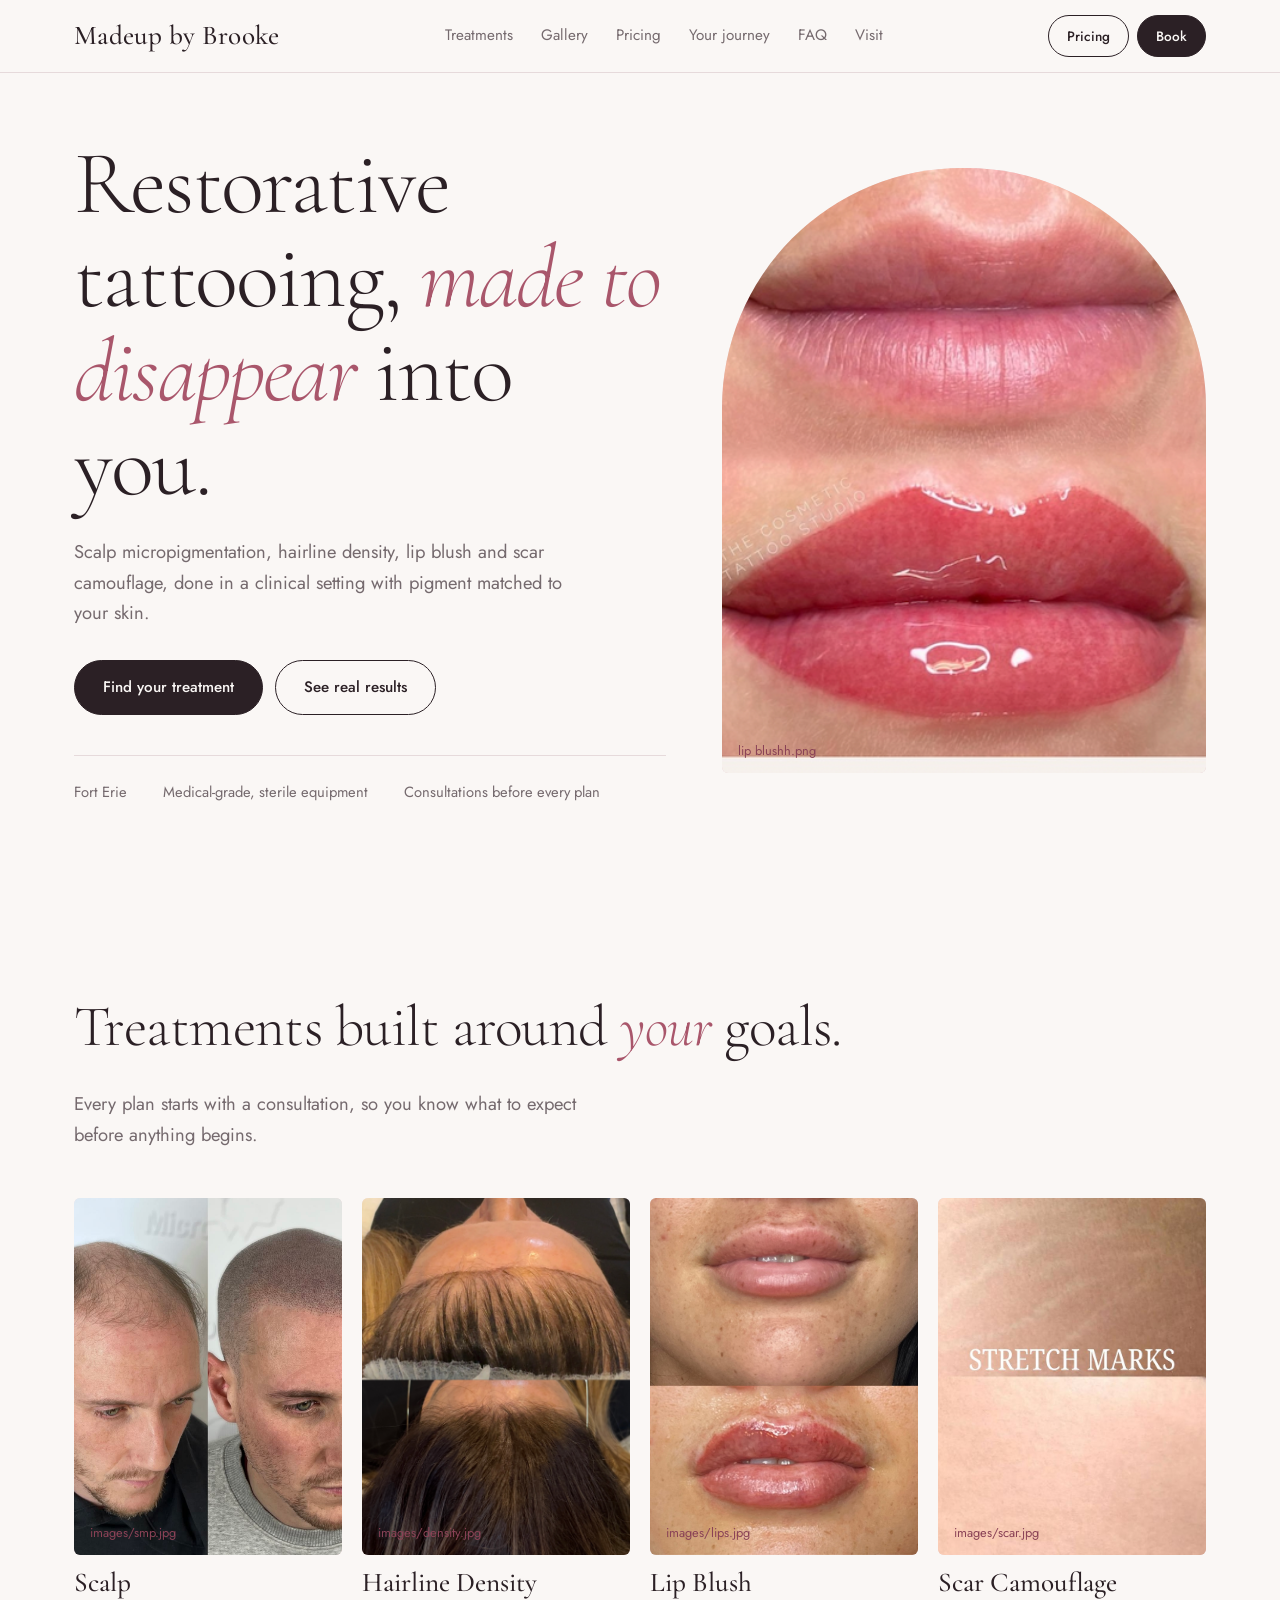
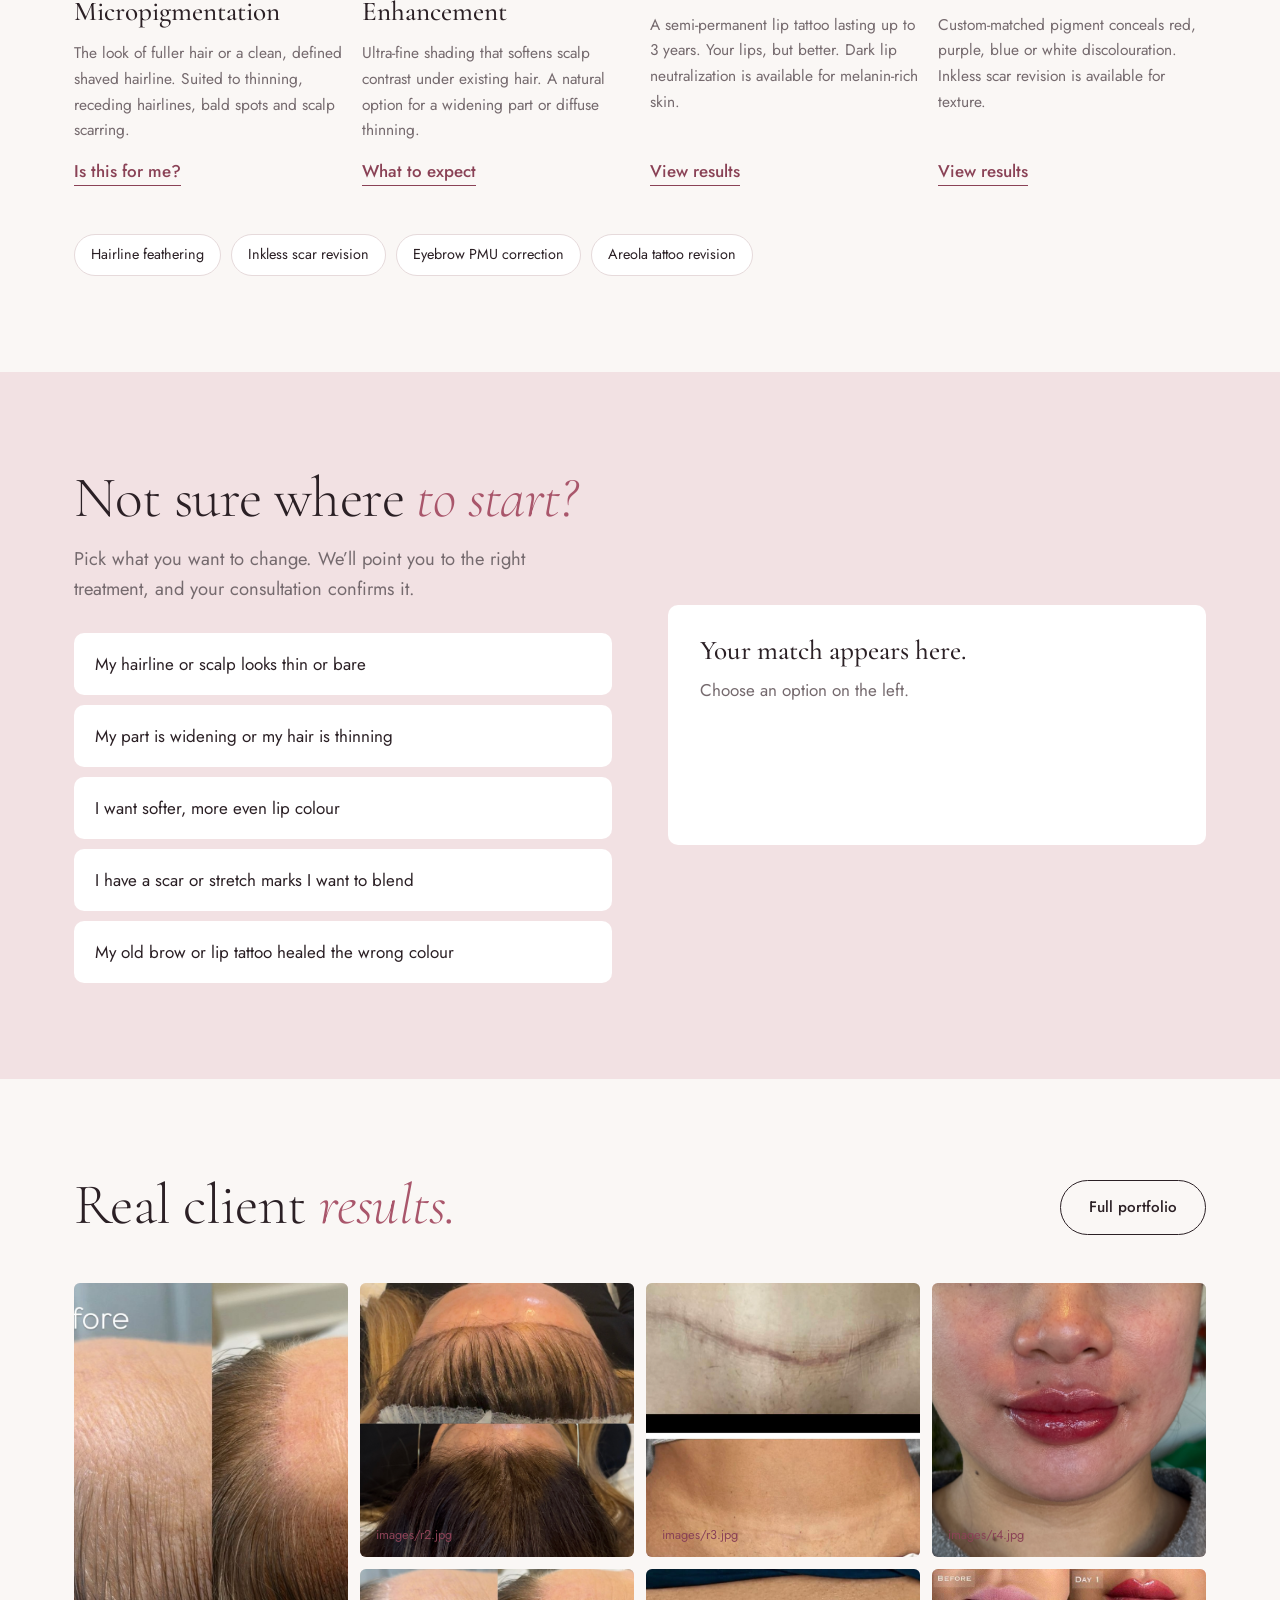
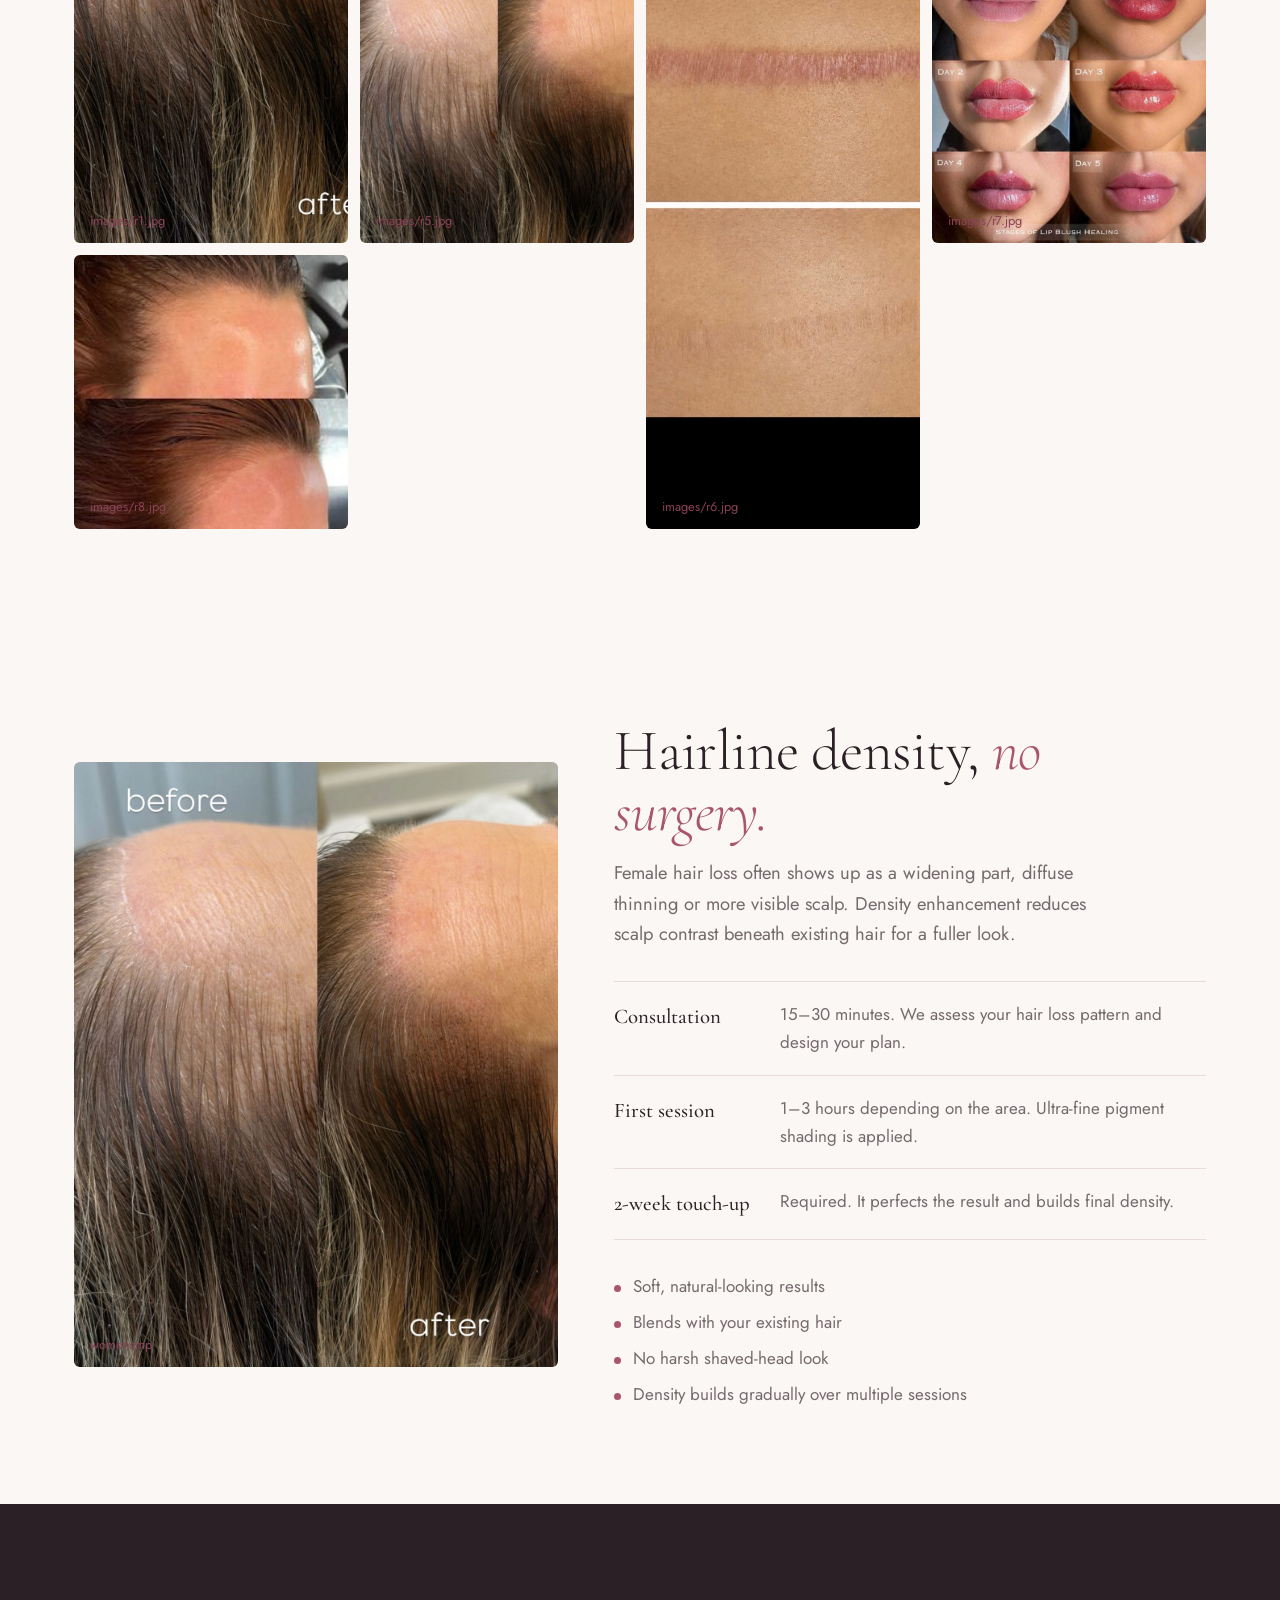
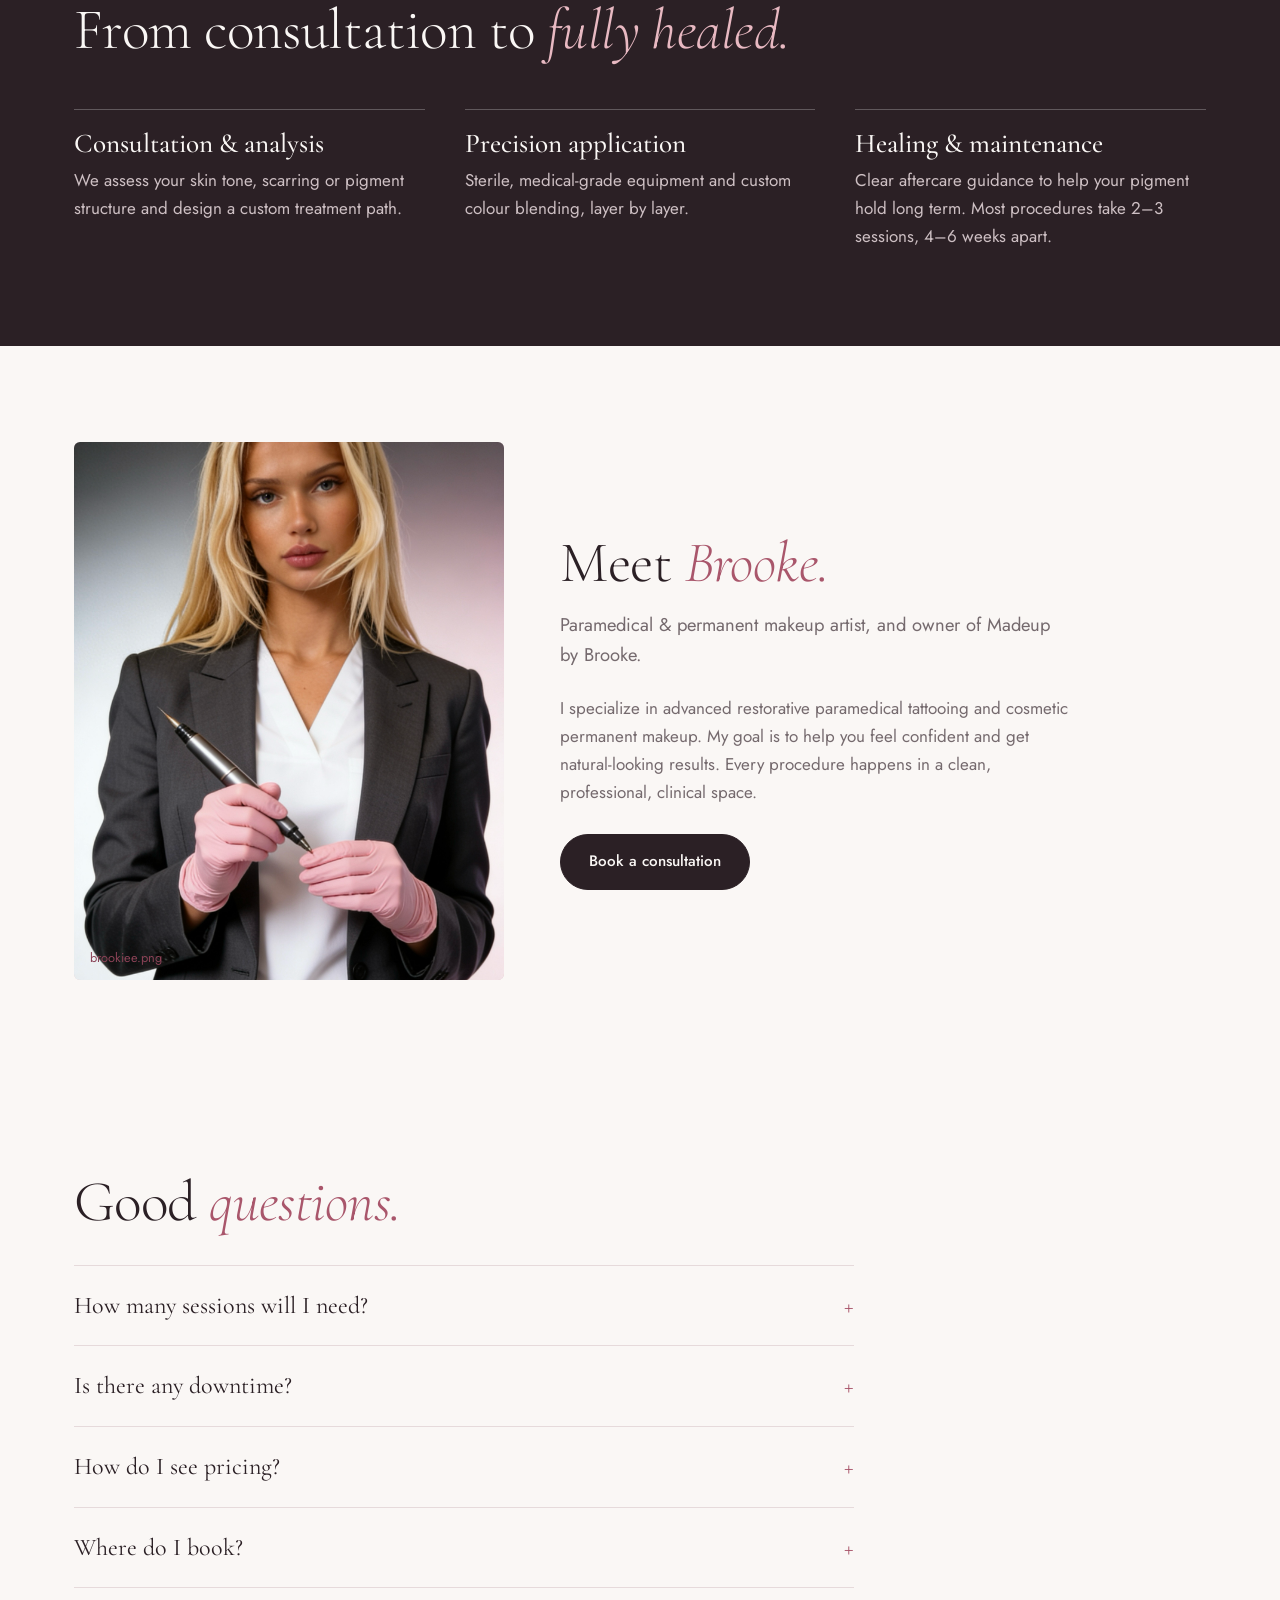
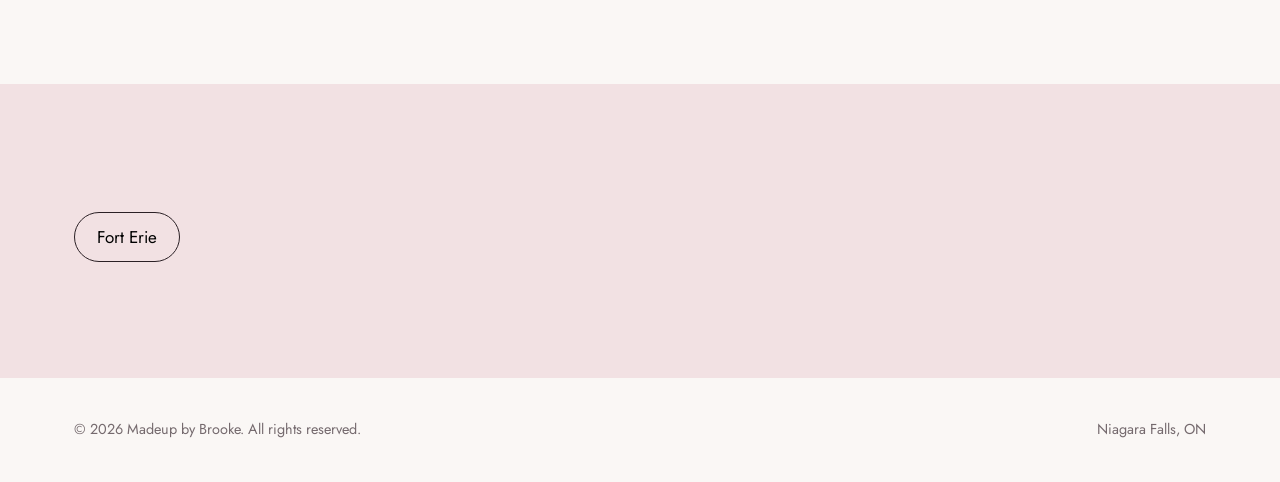
<file: index.html>
<!DOCTYPE html>
<html lang="en-CA">
<head>
<meta charset="utf-8">
<meta name="viewport" content="width=device-width, initial-scale=1">
<title>Madeup by Brooke — Permanent Makeup & Restorative Paramedical Tattooing</title>
<meta name="description" content="Scalp micropigmentation, hairline density, lip blush and scar camouflage in Fort Erie, Ontario. By appointment, text 705-561-4388 to book">
<link rel="preconnect" href="https://fonts.googleapis.com">
<link rel="preconnect" href="https://fonts.gstatic.com" crossorigin>
<link href="https://fonts.googleapis.com/css2?family=Cormorant+Garamond:ital,wght@0,300;0,500;1,300;1,500&family=Jost:wght@300;400;500&display=swap" rel="stylesheet">
<style>
:root{
  --bone:#FAF7F5; --blush:#F2E1E3; --rose:#A9566B; --rose-d:#8A4256;
  --ink:#2B2025; --mute:#756A6E; --line:#E6DADB; --white:#fff;
  --serif:'Cormorant Garamond',Georgia,serif; --sans:'Jost',system-ui,sans-serif;
}
*{box-sizing:border-box;margin:0}
html{scroll-behavior:smooth;scroll-padding-top:84px}
body{font:400 17px/1.65 var(--sans);color:var(--ink);background:var(--bone)}
img{max-width:100%;display:block}
a{color:inherit}
:focus-visible{outline:2px solid var(--rose);outline-offset:3px}
.wrap{max-width:1180px;margin:0 auto;padding:0 24px}
h1,h2,h3{font-family:var(--serif);font-weight:300;line-height:1.05}
h1{font-size:clamp(3rem,7vw,5.8rem);letter-spacing:-.02em}
h2{font-size:clamp(2.2rem,4.5vw,3.6rem);letter-spacing:-.01em}
h3{font-size:1.7rem;font-weight:500}
em{font-style:italic;color:var(--rose)}
p.lede{font-size:1.15rem;color:var(--mute);max-width:46ch}
section{padding:96px 0}
.btn{display:inline-block;padding:14px 28px;border-radius:999px;border:1px solid var(--ink);background:var(--ink);color:var(--bone);text-decoration:none;font-weight:500;font-size:.95rem;cursor:pointer;font-family:inherit;transition:background .2s,color .2s}
.btn:hover{background:var(--rose);border-color:var(--rose)}
.btn.ghost{background:transparent;color:var(--ink)}
.btn.ghost:hover{background:var(--ink);color:var(--bone);border-color:var(--ink)}
.btn.sm{padding:9px 18px;font-size:.85rem}

/* announcement + nav */
.bar{background:var(--ink);color:var(--blush);text-align:center;font-size:.85rem;padding:8px 16px}
.bar a{color:inherit;font-weight:500}
header{position:sticky;top:0;z-index:20;background:rgba(250,247,245,.92);backdrop-filter:blur(10px);border-bottom:1px solid var(--line)}
.nav{display:flex;align-items:center;justify-content:space-between;height:72px;gap:16px}
.logo{font-family:var(--serif);font-size:1.7rem;font-weight:500;text-decoration:none;letter-spacing:.01em}
.links{display:flex;gap:28px;font-size:.95rem}
.links a{text-decoration:none;color:var(--mute)}
.links a:hover{color:var(--ink)}
.navbtns{display:flex;align-items:center;gap:8px}

/* hamburger */
.burger{display:none;width:44px;height:44px;border:1px solid var(--line);border-radius:50%;background:var(--white);cursor:pointer;flex-direction:column;align-items:center;justify-content:center;gap:5px;padding:0}
.burger span{display:block;width:18px;height:2px;background:var(--ink);border-radius:2px;transition:transform .25s,opacity .2s}
.burger[aria-expanded=true] span:nth-child(1){transform:translateY(7px) rotate(45deg)}
.burger[aria-expanded=true] span:nth-child(2){opacity:0}
.burger[aria-expanded=true] span:nth-child(3){transform:translateY(-7px) rotate(-45deg)}
@media(max-width:960px){
  .burger{display:flex}
  .links{display:none;position:absolute;top:100%;left:0;right:0;flex-direction:column;gap:0;background:var(--bone);border-bottom:1px solid var(--line);padding:4px 24px 20px;box-shadow:0 12px 24px rgba(43,32,37,.08)}
  .links.open{display:flex}
  .links a{padding:16px 0;border-bottom:1px solid var(--line);font-size:1.1rem;color:var(--ink)}
  .links a:last-child{border-bottom:0}
}
@media(max-width:560px){.navbtns .ghost{display:none}.logo{font-size:1.4rem}}

/* media slots: drop a photo at the listed path and it covers the placeholder */
.media{position:relative;overflow:hidden;background:linear-gradient(150deg,var(--blush),#E3C6CB);border-radius:6px}
.media img{position:absolute;inset:0;width:100%;height:100%;object-fit:cover}
.media span{position:absolute;left:16px;bottom:12px;font-size:.8rem;color:var(--rose-d)}

/* hero */
.hero{padding:64px 0 96px}
.hero .grid{display:grid;grid-template-columns:1.1fr .9fr;gap:56px;align-items:center}
.hero h1{margin-bottom:24px}
.hero .cta{display:flex;flex-wrap:wrap;gap:12px;margin-top:32px}
.hero .media{aspect-ratio:4/5;border-radius:240px 240px 6px 6px}
.facts{display:flex;flex-wrap:wrap;gap:12px 36px;margin-top:40px;padding-top:24px;border-top:1px solid var(--line);font-size:.92rem;color:var(--mute)}
@media(max-width:860px){.hero .grid{grid-template-columns:1fr}.hero .media{order:-1;aspect-ratio:1/1;border-radius:200px 200px 6px 6px}}

/* services */
.head{display:flex;justify-content:space-between;align-items:end;gap:32px;flex-wrap:wrap;margin-bottom:48px}
.cards{display:grid;grid-template-columns:repeat(4,1fr);gap:20px}
.card{display:flex;flex-direction:column;gap:14px}
.card .media{aspect-ratio:3/4}
.card p{color:var(--mute);font-size:.97rem}
.card a.more{margin-top:auto;font-weight:500;color:var(--rose-d);text-decoration:none;border-bottom:1px solid currentColor;align-self:start}
@media(max-width:960px){.cards{grid-template-columns:repeat(2,1fr)}}
@media(max-width:520px){.cards{grid-template-columns:1fr}}
.more-list{margin-top:48px;display:flex;flex-wrap:wrap;gap:10px}
.chip{padding:8px 16px;border:1px solid var(--line);border-radius:999px;background:var(--white);font-size:.9rem}

/* finder */
.finder{background:var(--blush)}
.finder .box{display:grid;grid-template-columns:1fr 1fr;gap:56px;align-items:center}
.opts{display:grid;gap:10px}
.opt{text-align:left;padding:16px 20px;border-radius:10px;border:1px solid transparent;background:var(--white);font:inherit;cursor:pointer;color:var(--ink);transition:border-color .2s}
.opt:hover,.opt[aria-pressed=true]{border-color:var(--rose)}
.result{background:var(--white);border-radius:10px;padding:32px;min-height:240px}
.result h3{margin-bottom:10px}
.result p{color:var(--mute);margin-bottom:20px}
.result .cta{display:flex;gap:10px;flex-wrap:wrap}
@media(max-width:860px){.finder .box{grid-template-columns:1fr}}

/* results */
.gallery{display:grid;grid-template-columns:repeat(4,1fr);gap:12px}
.gallery .media{aspect-ratio:1/1}
.gallery .media:nth-child(1),.gallery .media:nth-child(6){grid-row:span 2;aspect-ratio:auto}
@media(max-width:720px){.gallery{grid-template-columns:repeat(2,1fr)}}

/* density */
.density .grid{display:grid;grid-template-columns:.9fr 1.1fr;gap:56px;align-items:center}
.density .media{aspect-ratio:4/5}
.steps{margin:32px 0;display:grid;gap:0}
.steps div{display:grid;grid-template-columns:150px 1fr;gap:16px;padding:18px 0;border-top:1px solid var(--line)}
.steps div:last-child{border-bottom:1px solid var(--line)}
.steps b{font-family:var(--serif);font-size:1.3rem;font-weight:500}
.steps span{color:var(--mute)}
ul.tick{list-style:none;padding:0;display:grid;gap:8px;color:var(--mute)}
ul.tick li::before{content:"";display:inline-block;width:7px;height:7px;border-radius:50%;background:var(--rose);margin-right:12px}
@media(max-width:860px){.density .grid{grid-template-columns:1fr}.steps div{grid-template-columns:1fr;gap:2px}}

/* journey */
.journey{background:var(--ink);color:var(--bone)}
.journey h2 em{color:#E8B9C2}
.jgrid{display:grid;grid-template-columns:repeat(3,1fr);gap:40px;margin-top:48px}
.jgrid div{border-top:1px solid rgba(255,255,255,.25);padding-top:20px}
.jgrid p{color:#CDBFC3;margin-top:8px}
@media(max-width:760px){.jgrid{grid-template-columns:1fr}}

/* about + faq + visit */
.about .grid{display:grid;grid-template-columns:.8fr 1.2fr;gap:56px;align-items:center}
.about .media{aspect-ratio:4/5}
@media(max-width:860px){.about .grid{grid-template-columns:1fr}}
.faq{max-width:780px}
details{border-top:1px solid var(--line);padding:20px 0}
details:last-of-type{border-bottom:1px solid var(--line)}
summary{cursor:pointer;font-family:var(--serif);font-size:1.5rem;list-style:none;display:flex;justify-content:space-between;gap:16px}
summary::after{content:"+";color:var(--rose);transition:transform .25s}
details[open] summary::after{transform:rotate(45deg)}
details p{color:var(--mute);margin-top:12px;max-width:60ch}
.visit{background:var(--blush)}
.tabs{display:flex;gap:8px;margin:32px 0 20px}
.tab{padding:10px 22px;border-radius:999px;border:1px solid var(--ink);background:transparent;font:inherit;cursor:pointer}
.tab[aria-selected=true]{background:var(--ink);color:var(--bone)}
.panel{background:var(--white);border-radius:10px;padding:32px;max-width:560px}
.panel p{margin-bottom:6px;color:var(--mute)}
.panel .btn{margin-top:18px}
[hidden]{display:none!important}
footer{padding:40px 0;font-size:.9rem;color:var(--mute)}
footer .wrap{display:flex;justify-content:space-between;flex-wrap:wrap;gap:12px}
@media(prefers-reduced-motion:reduce){*{transition:none!important;scroll-behavior:auto!important}}
</style>


<header>
  <div class="wrap nav">
    <a class="logo" href="#top">Madeup by Brooke</a>
    <nav class="links" id="menu" aria-label="Main">
      <a href="#services">Treatments</a>
      <a href="gallery.html">Gallery</a>
      <a href="pricing.html">Pricing</a>
      <a href="#journey">Your journey</a>
      <a href="#faq">FAQ</a>
      <a href="#visit">Visit</a>
    </nav>
    <div class="navbtns">
      <a class="btn ghost sm" href="pricing.html">Pricing</a>
      <a class="btn sm" href="#visit">Book</a>
      <button class="burger" id="burger" aria-label="Open menu" aria-expanded="false" aria-controls="menu">
        <span></span><span></span><span></span>
      </button>
    </div>
  </div>
</header>

<main id="top">
<section class="hero"><div class="wrap grid">
  <div>
    <h1>Restorative tattooing, <em>made to disappear</em> into you.</h1>
    <p class="lede">Scalp micropigmentation, hairline density, lip blush and scar camouflage, done in a clinical setting with pigment matched to your skin.</p>
    <div class="cta"><a class="btn" href="#finder">Find your treatment</a><a class="btn ghost" href="gallery.html">See real results</a></div>
    <div class="facts"><span>Fort Erie</span><span>Medical-grade, sterile equipment</span><span>Consultations before every plan</span></div>
  </div>
  <div class="media"><img src="lip blushh.png" alt="Brooke, permanent makeup and paramedical tattoo artist" onerror="this.remove()"><span>lip blushh.png</span></div>
</div></section>

<section id="services"><div class="wrap">
  <div class="head"><h2>Treatments built around <em>your</em> goals.</h2><p class="lede">Every plan starts with a consultation, so you know what to expect before anything begins.</p></div>
  <div class="cards">
    <article class="card"><div class="media"><img src="SMP.jpg" alt="Scalp micropigmentation result" onerror="this.remove()"><span>images/smp.jpg</span></div><h3>Scalp Micropigmentation</h3><p>The look of fuller hair or a clean, defined shaved hairline. Suited to thinning, receding hairlines, bald spots and scalp scarring.</p><a class="more" href="#finder">Is this for me?</a></article>
    <article class="card"><div class="media"><img src="hair microfeathering.jpg" alt="Hairline density before and after" onerror="this.remove()"><span>images/density.jpg</span></div><h3>Hairline Density Enhancement</h3><p>Ultra-fine shading that softens scalp contrast under existing hair. A natural option for a widening part or diffuse thinning.</p><a class="more" href="#hairline-density">What to expect</a></article>
    <article class="card"><div class="media"><img src="Lip blushing - 70 of 529.jpeg" alt="Lip blush result" onerror="this.remove()"><span>images/lips.jpg</span></div><h3>Lip Blush</h3><p>A semi-permanent lip tattoo lasting up to 3 years. Your lips, but better. Dark lip neutralization is available for melanin-rich skin.</p><a class="more" href="gallery.html">View results</a></article>
    <article class="card"><div class="media"><img src="STRETCH MARKS.jpeg" alt="Scar camouflage result" onerror="this.remove()"><span>images/scar.jpg</span></div><h3>Scar Camouflage</h3><p>Custom-matched pigment conceals red, purple, blue or white discolouration. Inkless scar revision is available for texture.</p><a class="more" href="gallery.html">View results</a></article>
  </div>
  <div class="more-list" aria-label="More treatments"><span class="chip">Hairline feathering</span><span class="chip">Inkless scar revision</span><span class="chip">Eyebrow PMU correction</span><span class="chip">Areola tattoo revision</span></div>
</div></section>

<section class="finder" id="finder"><div class="wrap box">
  <div>
    <h2>Not sure where <em>to start?</em></h2>
    <p class="lede" style="margin:16px 0 28px">Pick what you want to change. We&rsquo;ll point you to the right treatment, and your consultation confirms it.</p>
    <div class="opts" role="group" aria-label="What would you like to change?">
      <button class="opt" data-k="smp" aria-pressed="false">My hairline or scalp looks thin or bare</button>
      <button class="opt" data-k="den" aria-pressed="false">My part is widening or my hair is thinning</button>
      <button class="opt" data-k="lip" aria-pressed="false">I want softer, more even lip colour</button>
      <button class="opt" data-k="scar" aria-pressed="false">I have a scar or stretch marks I want to blend</button>
      <button class="opt" data-k="fix" aria-pressed="false">My old brow or lip tattoo healed the wrong colour</button>
    </div>
  </div>
  <div class="result" id="result" aria-live="polite"><h3>Your match appears here.</h3><p>Choose an option on the left.</p></div>
</div></section>

<section><div class="wrap">
  <div class="head"><h2>Real client <em>results.</em></h2><a class="btn ghost" href="gallery.html">Full portfolio</a></div>
  <div class="gallery">
    <div class="media"><img src="womensmp1.jpg" alt="SMP result" onerror="this.remove()"><span>images/r1.jpg</span></div>
    <div class="media"><img src="hair microfeathering.jpg" alt="Hairline density result" onerror="this.remove()"><span>images/r2.jpg</span></div>
    <div class="media"><img src="tummytucksar.png" alt="Scar camouflage result" onerror="this.remove()"><span>images/r3.jpg</span></div>
    <div class="media"><img src="lipblushred.JPG" alt="Lip blush result" onerror="this.remove()"><span>images/r4.jpg</span></div>
    <div class="media"><img src="womensmp1.jpg" alt="Hairline feathering result" onerror="this.remove()"><span>images/r5.jpg</span></div>
    <div class="media"><img src="scar canmouflage.jpeg" alt="Scar healed after one session" onerror="this.remove()"><span>images/r6.jpg</span></div>
    <div class="media"><img src="10a2d7fe95a4999b564e51b74c3e6495.jpg" alt="Lip blush before and after" onerror="this.remove()"><span>images/r7.jpg</span></div>
    <div class="media"><img src="womenshairline.jpg" alt="SMP one month after first treatment" onerror="this.remove()"><span>images/r8.jpg</span></div>
  </div>
</div></section>

<section class="density" id="hairline-density"><div class="wrap grid">
  <div class="media"><img src="womensmp1.jpg" alt="Hairline density enhancement" onerror="this.remove()"><span>womensmp</span></div>
  <div>
    <h2>Hairline density, <em>no surgery.</em></h2>
    <p class="lede" style="margin-top:16px">Female hair loss often shows up as a widening part, diffuse thinning or more visible scalp. Density enhancement reduces scalp contrast beneath existing hair for a fuller look.</p>
    <div class="steps">
      <div><b>Consultation</b><span>15&ndash;30 minutes. We assess your hair loss pattern and design your plan.</span></div>
      <div><b>First session</b><span>1&ndash;3 hours depending on the area. Ultra-fine pigment shading is applied.</span></div>
      <div><b>2-week touch-up</b><span>Required. It perfects the result and builds final density.</span></div>
    </div>
    <ul class="tick"><li>Soft, natural-looking results</li><li>Blends with your existing hair</li><li>No harsh shaved-head look</li><li>Density builds gradually over multiple sessions</li></ul>
  </div>
</div></section>

<section class="journey" id="journey"><div class="wrap">
  <h2>From consultation to <em>fully healed.</em></h2>
  <div class="jgrid">
    <div><h3>Consultation &amp; analysis</h3><p>We assess your skin tone, scarring or pigment structure and design a custom treatment path.</p></div>
    <div><h3>Precision application</h3><p>Sterile, medical-grade equipment and custom colour blending, layer by layer.</p></div>
    <div><h3>Healing &amp; maintenance</h3><p>Clear aftercare guidance to help your pigment hold long term. Most procedures take 2&ndash;3 sessions, 4&ndash;6 weeks apart.</p></div>
  </div>
</div></section>

<section class="about" id="about"><div class="wrap grid">
  <div class="media"><img src="brookiee.png" alt="Brooke, owner of Madeup by Brooke" onerror="this.remove()"><span>brookiee.png</span></div>
  <div>
    <h2>Meet <em>Brooke.</em></h2>
    <p class="lede" style="margin:16px 0 24px">Paramedical &amp; permanent makeup artist, and owner of Madeup by Brooke.</p>
    <p style="color:var(--mute);max-width:52ch">I specialize in advanced restorative paramedical tattooing and cosmetic permanent makeup. My goal is to help you feel confident and get natural-looking results. Every procedure happens in a clean, professional, clinical space.</p>
    <p style="margin-top:28px"><a class="btn" href="#visit">Book a consultation</a></p>
  </div>
</div></section>

<section id="faq"><div class="wrap">
  <h2 style="margin-bottom:32px">Good <em>questions.</em></h2>
  <div class="faq">
    <details><summary>How many sessions will I need?</summary><p>Most paramedical and PMU procedures take 1 to 3 sessions, spaced 4&ndash;6 weeks apart, for the best depth and longevity.</p></details>
    <details><summary>Is there any downtime?</summary><p>Downtime is minimal. Mild redness or swelling can last 24&ndash;48 hours, and you&rsquo;ll get full aftercare instructions.</p></details>
    <details><summary>How do I see pricing?</summary><p>Package rates and single-session options for every treatment are on the <a href="pricing.html">pricing page</a>.</p></details>
    <details><summary>Where do I book?</summary><p>Choose your location below. Both are by appointment only.</p></details>
  </div>
</div></section>

<section class="visit" id="visit"><div class="wrap">
  <div class="tabs" role="tablist">
    <button class="tab" role="tab" id="t-ff" aria-selected="false" aria-controls="p-ff">Fort Erie</button>
  </div>
  <div class="panel" id="p-ff" role="tabpanel" aria-labelledby="t-ff" hidden>
    <h3>Fort Erie</h3><p>3700 Hershey Street, Ridgeway, ON</p><p>By appointment only</p>
    <a class="btn" data-book="ff" href="#visit">Book Fort Erie</a>
  </div>
</div></section>
</main>

<footer><div class="wrap"><span>&copy; 2026 Madeup by Brooke. All rights reserved.</span><span>Niagara Falls, ON</span></div></footer>

<script>
// Booking links: replace the Niagara Falls URL with your Setmore link.
const BOOK = {
  ff: "https://app.squareup.com/appointments/buyer/widget/ycoqohriackgbk/L7JKP1118RJ9C"
};
document.querySelectorAll("[data-book]").forEach(a=>{a.href=BOOK[a.dataset.book];a.target="_blank";a.rel="noopener"});

// Treatment finder
const MATCH = {
  smp:{t:"Scalp Micropigmentation",d:"Micro-impressions placed in the scalp create the look of denser hair or a crisp shaved hairline. It also works over scalp scarring."},
  den:{t:"Hairline Density Enhancement",d:"Ultra-fine pigment shading reduces scalp contrast under your existing hair. It starts with a 15\u201330 minute consultation and a required 2-week touch-up."},
  lip:{t:"Lip Blush",d:"A semi-permanent lip tattoo that lasts up to 3 years. Dark lip neutralization is available for melanin-rich skin."},
  scar:{t:"Scar Camouflage or Inkless Scar Revision",d:"Skin-matched pigment conceals discolouration. For raised or uneven scars and stretch marks, inkless revision works on texture."},
  fix:{t:"Eyebrow PMU Correction",d:"Neutralizing pigments are lightly packed over faded orange or blue tattoo pigment to diffuse the discolouration."}
};
const res=document.getElementById("result");
document.querySelectorAll(".opt").forEach(b=>b.addEventListener("click",()=>{
  document.querySelectorAll(".opt").forEach(o=>o.setAttribute("aria-pressed",o===b));
  const m=MATCH[b.dataset.k];
  res.innerHTML=`<h3>${m.t}</h3><p>${m.d}</p><div class="cta"><a class="btn" href="${BOOK.nf}" target="_blank" rel="noopener">Book Niagara Falls</a><a class="btn ghost" href="${BOOK.ff}" target="_blank" rel="noopener">Book Fort Erie</a></div>`;
}));

// Location tabs
document.querySelectorAll(".tab").forEach(t=>t.addEventListener("click",()=>{
  document.querySelectorAll(".tab").forEach(x=>{const on=x===t;x.setAttribute("aria-selected",on);document.getElementById(x.getAttribute("aria-controls")).hidden=!on});
}));

// Mobile menu
const burger=document.getElementById("burger"), menu=document.getElementById("menu");
function setMenu(open){
  menu.classList.toggle("open",open);
  burger.setAttribute("aria-expanded",open);
  burger.setAttribute("aria-label",open?"Close menu":"Open menu");
}
burger.addEventListener("click",()=>setMenu(!menu.classList.contains("open")));
menu.querySelectorAll("a").forEach(a=>a.addEventListener("click",()=>setMenu(false)));
document.addEventListener("keydown",e=>{if(e.key==="Escape")setMenu(false)});
window.matchMedia("(min-width:961px)").addEventListener("change",()=>setMenu(false));
</script>
</body>
</html>
</file>
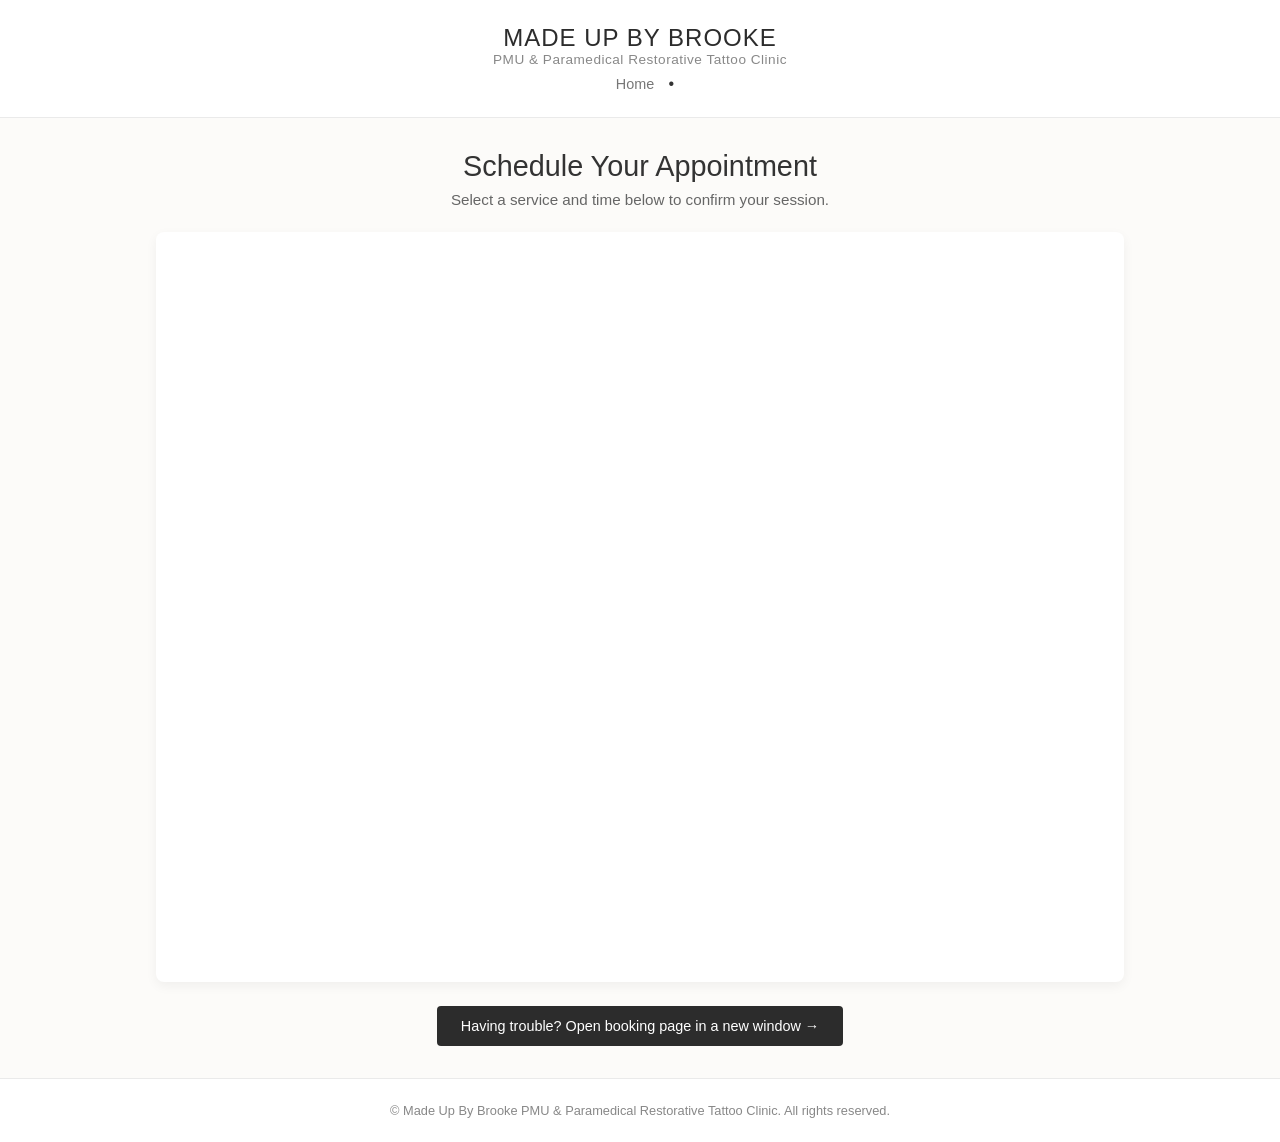
<file: booking.html>
<!DOCTYPE html>
<html lang="en">
<head>
    <meta charset="UTF-8">
    <meta name="viewport" content="width=device-width, initial-scale=1.0">
    <title>Book an Appointment | Made Up By Brooke</title>
    <style>
        /* Base Styles & Reset */
        * {
            box-sizing: border-box;
            margin: 0;
            padding: 0;
        }
        body {
            font-family: 'Helvetica Neue', Arial, sans-serif;
            background-color: #fcfbf9;
            color: #333333;
            display: flex;
            flex-direction: column;
            min-height: 100vh;
        }

        /* Header / Navigation Bar */
        header {
            background-color: #ffffff;
            padding: 1.5rem 2rem;
            text-align: center;
            border-bottom: 1px solid #eaeaea;
        }
        header h1 {
            font-size: 1.5rem;
            font-weight: 400;
            letter-spacing: 1px;
            text-transform: uppercase;
            color: #2c2c2c;
        }
        header nav {
            margin-top: 0.5rem;
        }
        header nav a {
            color: #777777;
            text-decoration: none;
            margin: 0 10px;
            font-size: 0.9rem;
            transition: color 0.2s ease;
        }
        header nav a:hover {
            color: #000000;
        }

        /* Container for the Embed */
        .booking-container {
            flex: 1;
            width: 100%;
            max-width: 1000px;
            margin: 2rem auto;
            padding: 0 1rem;
            text-align: center;
        }
        .booking-container h2 {
            font-size: 1.8rem;
            margin-bottom: 0.5rem;
            font-weight: 300;
        }
        .booking-container p {
            color: #666666;
            margin-bottom: 1.5rem;
            font-size: 0.95rem;
        }

        /* Responsive iFrame Wrapper */
        .iframe-wrapper {
            position: relative;
            width: 100%;
            height: 750px; /* Adjust height if needed */
            box-shadow: 0 4px 12px rgba(0, 0, 0, 0.05);
            border-radius: 8px;
            overflow: hidden;
            background: #ffffff;
        }
        iframe {
            width: 100%;
            height: 100%;
            border: none;
        }

        /* Direct Button Fallback */
        .fallback-btn {
            display: inline-block;
            margin-top: 1.5rem;
            padding: 12px 24px;
            background-color: #2c2c2c;
            color: #ffffff;
            text-decoration: none;
            border-radius: 4px;
            font-size: 0.9rem;
            transition: background-color 0.2s ease;
        }
        .fallback-btn:hover {
            background-color: #4a4a4a;
        }

        /* Footer */
        footer {
            text-align: center;
            padding: 1.5rem;
            font-size: 0.8rem;
            color: #888888;
            border-top: 1px solid #eaeaea;
            background-color: #ffffff;
        }
    </style>
</head>
<body>

    <header>
        <h1>Made Up By Brooke</h1>
        <p style="font-size: 0.85rem; color: #888; letter-spacing: 0.5px;">PMU & Paramedical Restorative Tattoo Clinic</p>
        <nav>
            <a href="index.html">Home</a> • 
        </nav>
    </header>

    <main class="booking-container">
        <h2>Schedule Your Appointment</h2>
        <p>Select a service and time below to confirm your session.</p>

        <div class="iframe-wrapper">
            <iframe 
                src="https://madeupbybrookepmuparamedicalrestorativetattooclinic.setmore.com/brooke" 
                title="Book an appointment with Brooke"
                loading="lazy">
            </iframe>
        </div>

        <a href="https://madeupbybrookepmuparamedicalrestorativetattooclinic.setmore.com/brooke" 
           target="_blank" 
           rel="noopener noreferrer" 
           class="fallback-btn">
           Having trouble? Open booking page in a new window →
        </a>
    </main>

    <footer>
        &copy; Made Up By Brooke PMU & Paramedical Restorative Tattoo Clinic. All rights reserved.
    </footer>

</body>
</html>
</file>
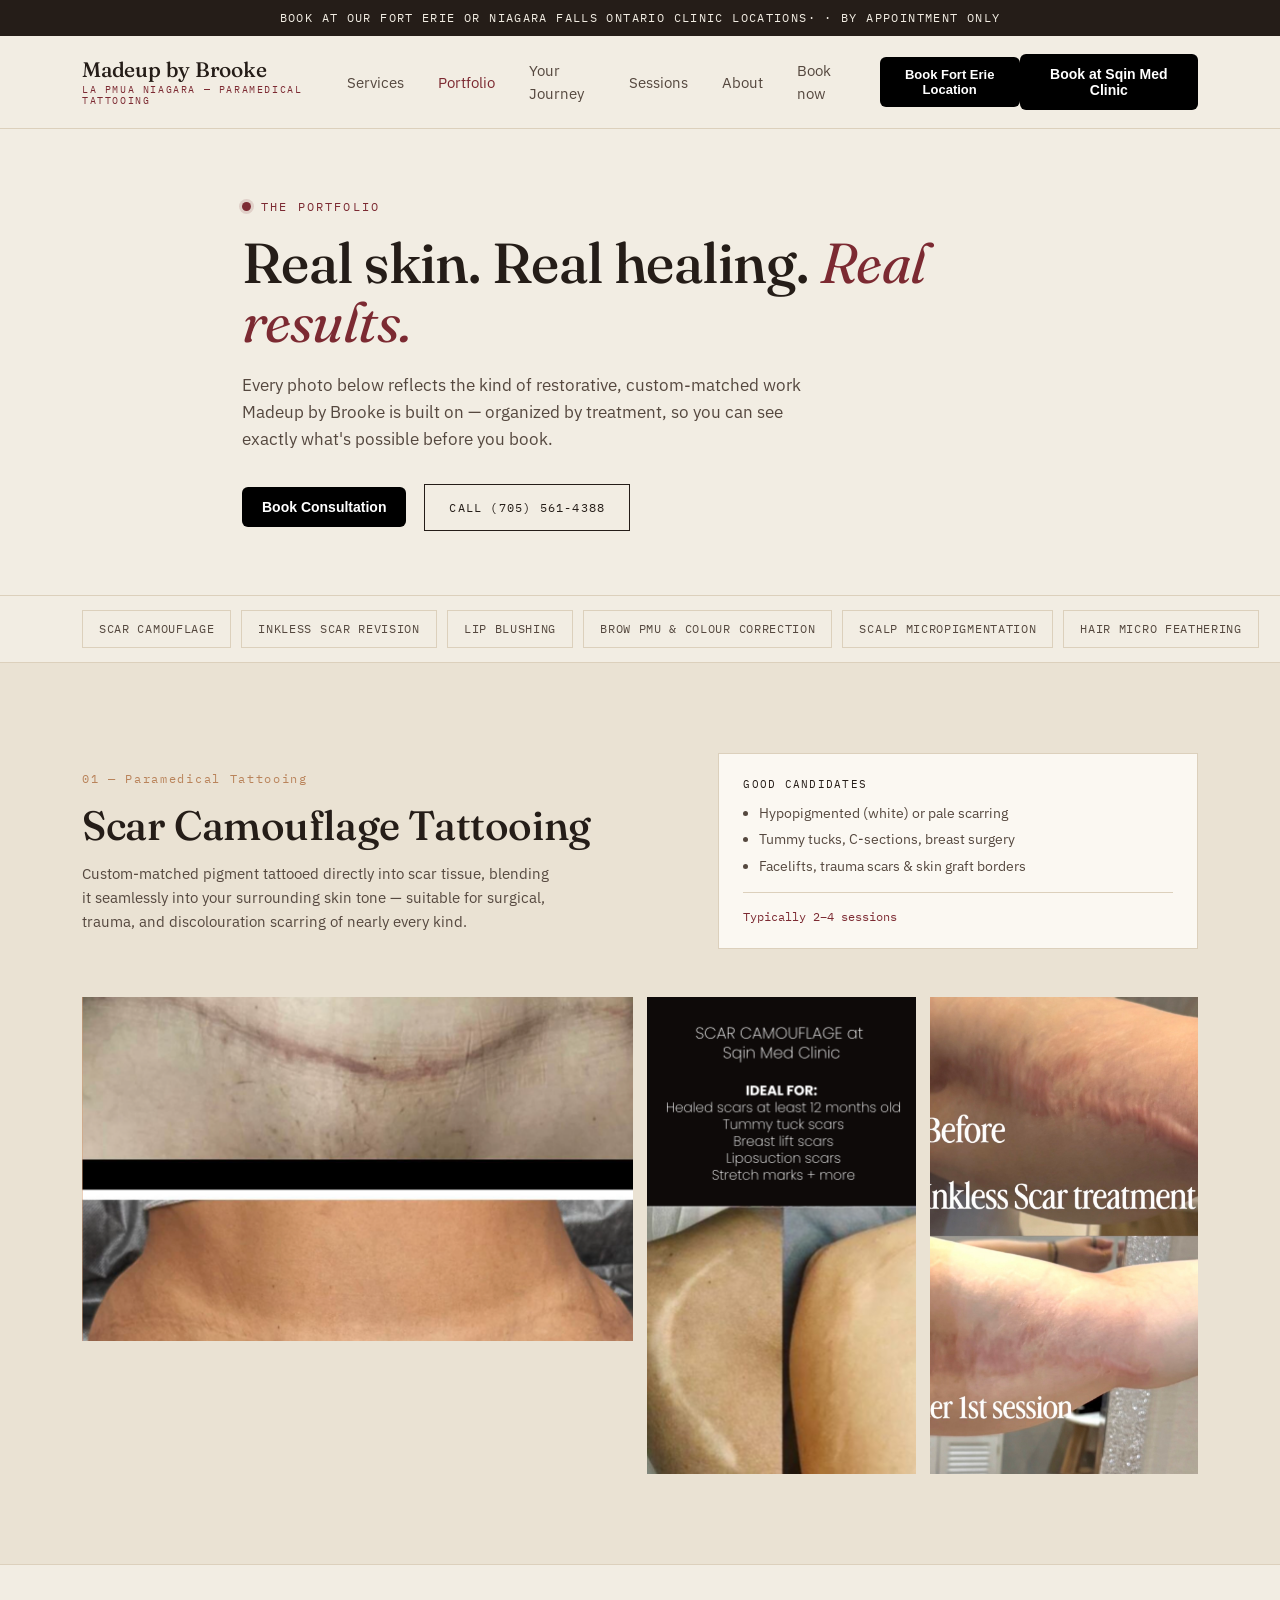
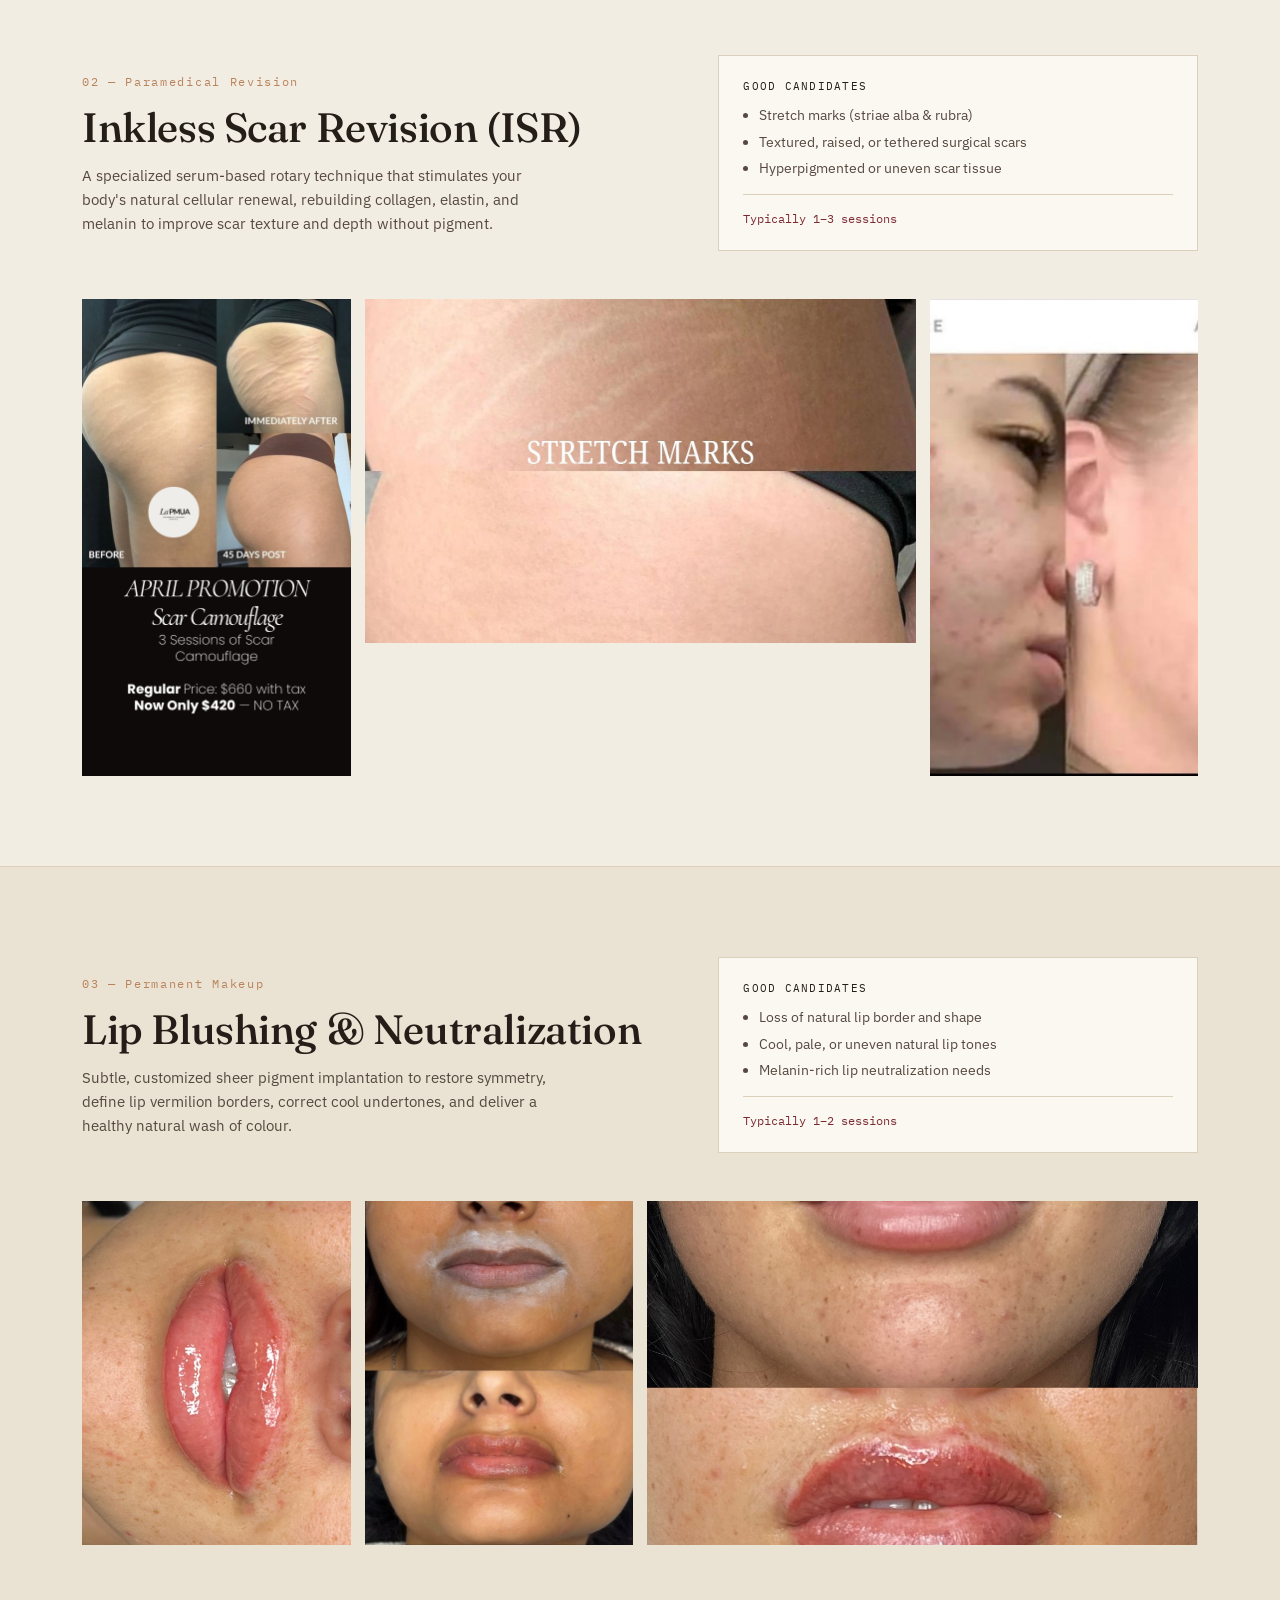
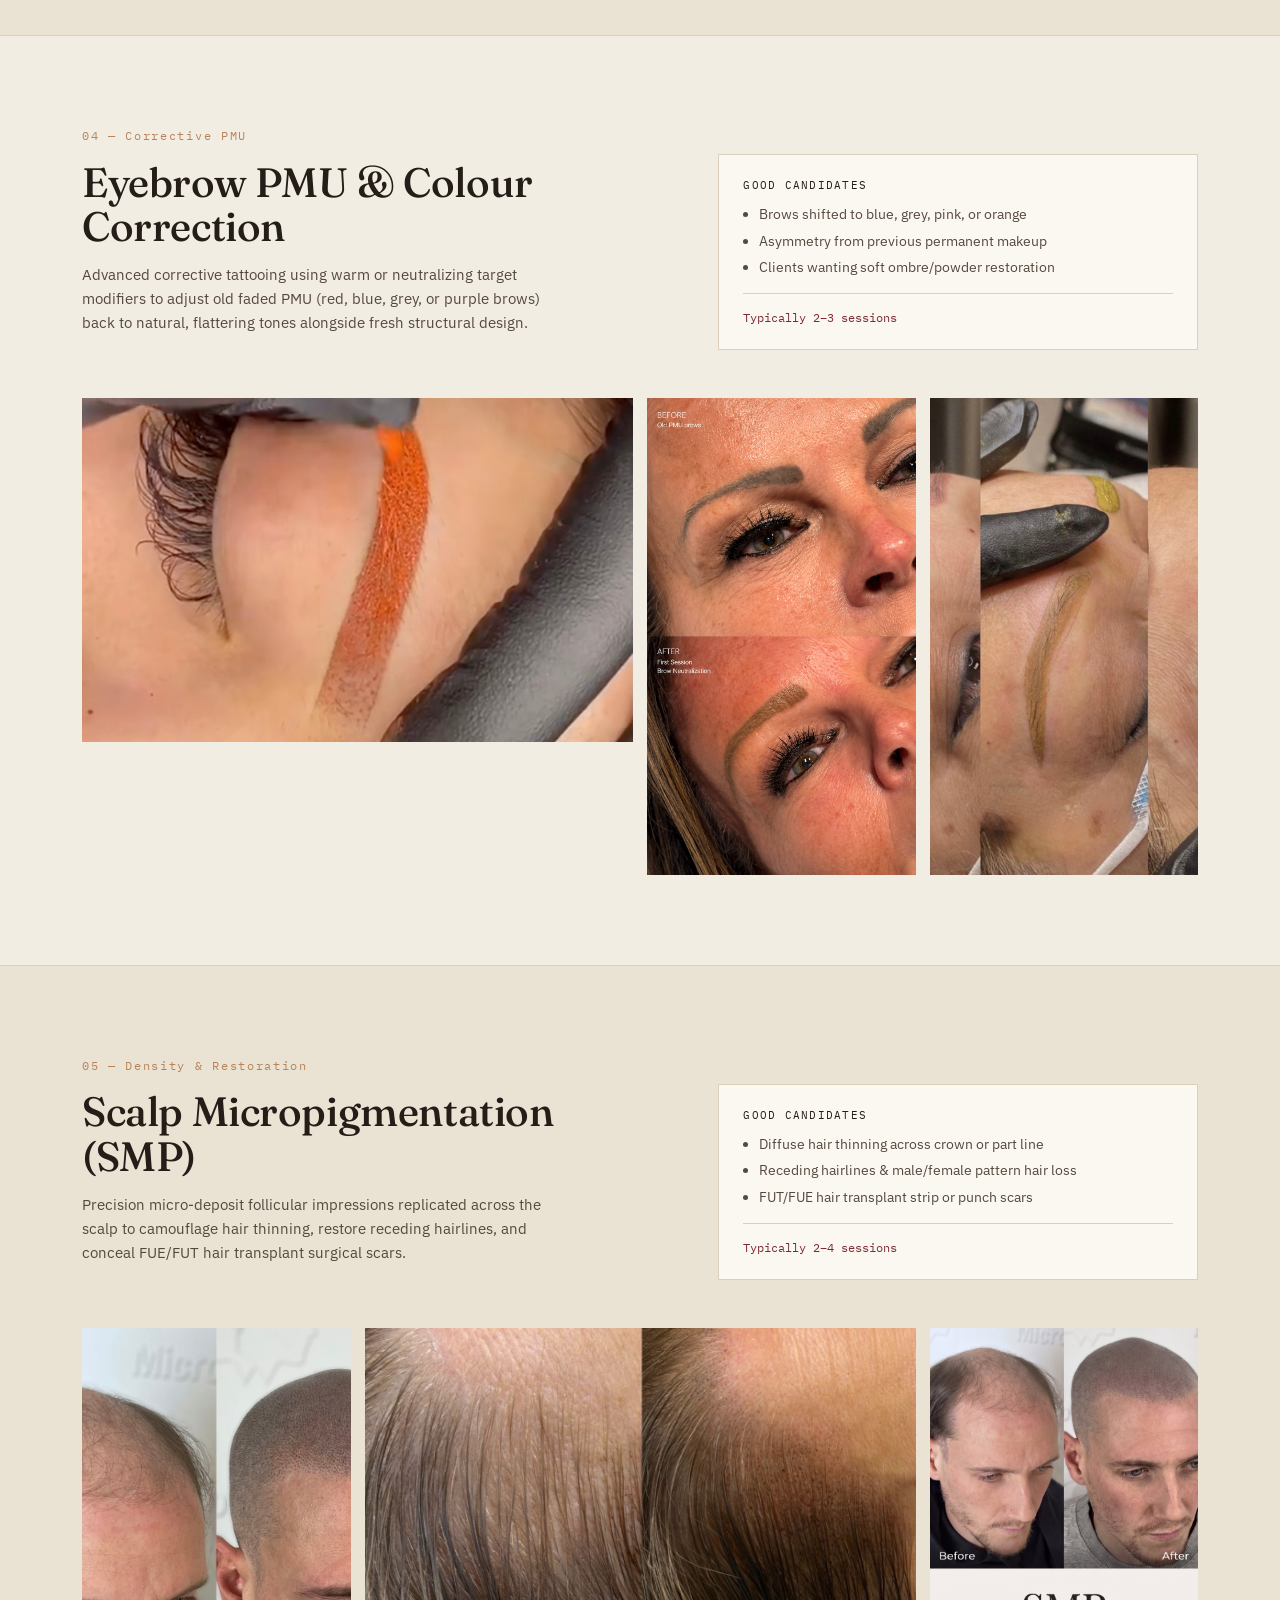
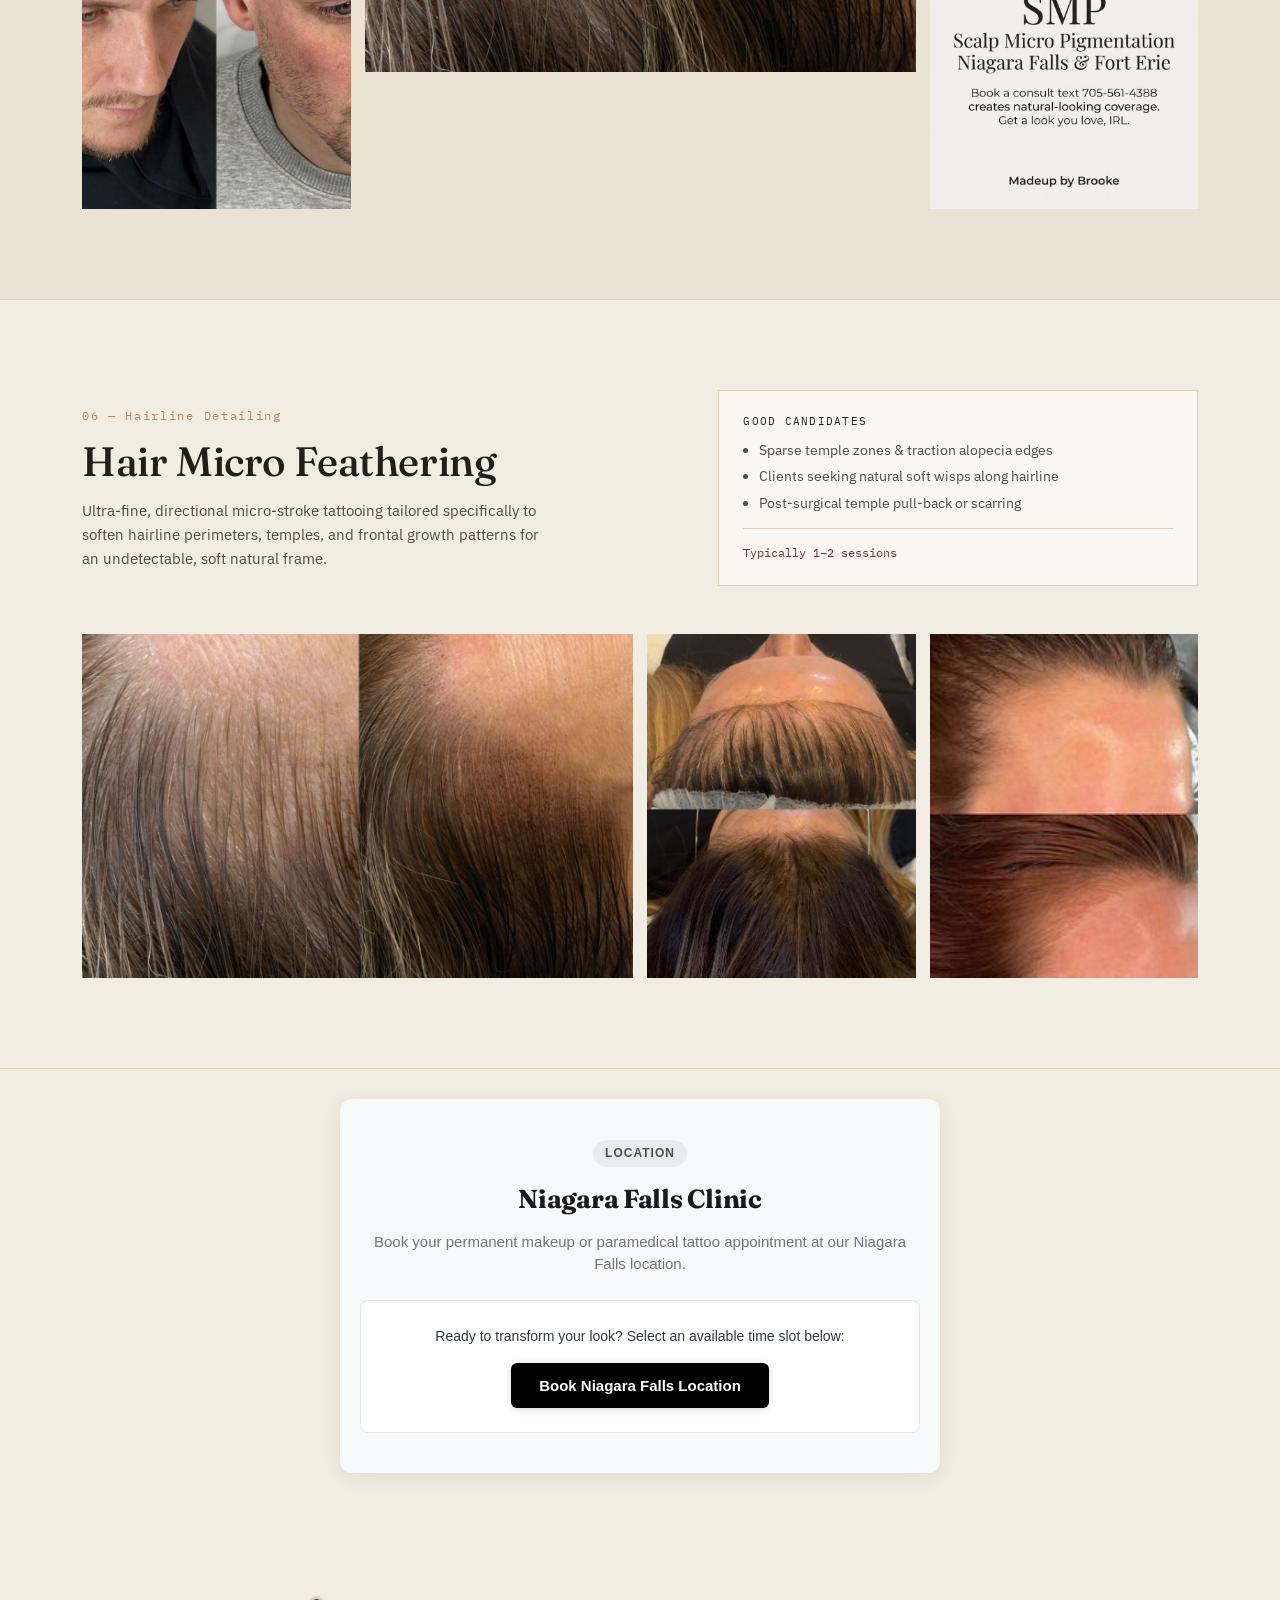
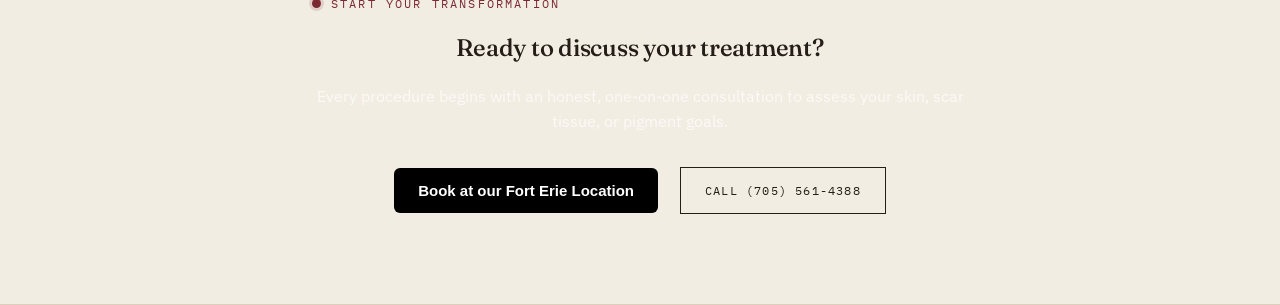
<file: gallery.html>
<!DOCTYPE html>
<html lang="en">
<head>
<meta charset="UTF-8">
<meta name="viewport" content="width=device-width, initial-scale=1.0">
<title>Portfolio — Madeup by Brooke | Paramedical &amp; Permanent Makeup Tattooing, Niagara Falls</title>
<meta name="description" content="Real before-and-after results from Madeup by Brooke: scar camouflage, inkless scar revision, lip blushing, brow colour correction, scalp micropigmentation, and hair micro feathering. Niagara Falls, Ontario.">
<link rel="preconnect" href="https://fonts.googleapis.com">
<link rel="stylesheet" href="style.css">

<!-- Setmore Booking Integration -->
<script id="anywhere_book_now_script" src="https://assets.setmore.com/integration/book-now/live/v1/anywhere-book-now.js"></script>
</head>
<body>

<div class="topline">Book at our Fort Erie or Niagara Falls Ontario Clinic Locations· · By Appointment Only</div>

<header class="site" id="siteHeader">
  <nav class="wrap">
    <a href="index.html" class="brand">
      <span class="name">Madeup by Brooke</span>
      <span class="sub">La PMUA Niagara — Paramedical Tattooing</span>
    </a>
    <div class="navlinks">
      <a href="gallery.html">Services</a>
      <a href="portfolio.html" style="color:var(--pigment);">Portfolio</a>
      <a href="index.html#journey">Your Journey</a>
      <a href="index.html#sessions">Sessions</a>
      <a href="index.html#about">About</a>
      <a href="index.html#visit">Book now</a>
      <!-- Setmore Header Button -->
      <button id="Anywhere_button_iframe" class="anywhere-book-now-button" style="background-color: #000; color: #fff; border: none; padding: 10px 16px; font-size: 13px; font-weight: 600; border-radius: 6px; cursor: pointer;" data-booking-url="https://madeupbybrookepmuparamedicalrestorativetattooclinic.setmore.com" data-new-tab="false">Book Fort Erie Location</button>
    </div>
    <button class="menu-toggle" id="menuToggle" aria-label="Open menu"><span></span></button>
    <script id="anywhere_book_now_script" src="https://assets.setmore.com/integration/book-now/live/v1/anywhere-book-now.js"></script> <button id="Anywhere_button_iframe" class="anywhere-book-now-button" style=" background-color: #000; color: #fff; border: none; padding: 12px 18px; font-size: 14px; font-weight: 600; border-radius: 6px; cursor: pointer; " data-booking-url="https://permanentmakeupparamedicaltattooclinic.setmore.com" data-new-tab="false"> Book at Sqin Med Clinic </button>
  </nav>
  <div class="mobile-menu" id="mobileMenu">
    <a href="gallery.html">Services</a>
    <a href="portfolio.html">Portfolio</a>
    <a href="index.html#journey">Your Journey</a>
    <a href="index.html#sessions">Sessions</a>
    <a href="index.html#about">About</a>
    <a href="index.html#visit">Book now</a>
    <div style="padding-top: 10px;">
      <button id="Anywhere_button_iframe" class="anywhere-book-now-button" style="background-color: #000; color: #fff; border: none; padding: 12px 18px; font-size: 14px; font-weight: 600; border-radius: 6px; cursor: pointer; width: 100%;" data-booking-url="https://madeupbybrookepmuparamedicalrestorativetattooclinic.setmore.com" data-new-tab="false">Book Fort Erie Location</button>
    </div>
  </div>
</header>

<main id="top">

  <!-- ============ GALLERY HERO ============ -->
  <section class="gallery-hero">
    <div class="wrap reveal">
      <div class="eyebrow">The Portfolio</div>
      <h1>Real skin. Real healing. <em>Real results.</em></h1>
      <p class="lede">Every photo below reflects the kind of restorative, custom-matched work Madeup by Brooke is built on — organized by treatment, so you can see exactly what's possible before you book.</p>
      <div class="hero-cta">
        <button id="Anywhere_button_iframe" class="anywhere-book-now-button" style="background-color: #000; color: #fff; border: none; padding: 12px 20px; font-size: 14px; font-weight: 600; border-radius: 6px; cursor: pointer;" data-booking-url="https://madeupbybrookepmuparamedicalrestorativetattooclinic.setmore.com" data-new-tab="false">Book Consultation</button>
        <a href="tel:+17055614388" class="btn ghost">Call (705) 561-4388</a>
      </div>
    </div>
  </section>

  <!-- ============ JUMP NAV ============ -->
  <nav class="jumpnav" id="jumpnav">
    <div class="wrap">
      <a href="#scar-camo">Scar Camouflage</a>
      <a href="#isr">Inkless Scar Revision</a>
      <a href="#lips">Lip Blushing</a>
      <a href="#brows">Brow PMU &amp; Colour Correction</a>
      <a href="#smp">Scalp Micropigmentation</a>
      <a href="#feathering">Hair Micro Feathering</a>
    </div>
  </nav>

  <!-- ============ 01 SCAR CAMOUFLAGE ============ -->
  <section class="pf-section" id="scar-camo">
    <div class="wrap">
      <div class="pf-head reveal">
        <div>
          <div class="num">01 — Paramedical Tattooing</div>
          <h2>Scar Camouflage Tattooing</h2>
          <p>Custom-matched pigment tattooed directly into scar tissue, blending it seamlessly into your surrounding skin tone — suitable for surgical, trauma, and discolouration scarring of nearly every kind.</p>
        </div>
        <div class="who-box">
          <span class="lbl">Good Candidates</span>
          <ul>
            <li>Hypopigmented (white) or pale scarring</li>
            <li>Tummy tucks, C-sections, breast surgery</li>
            <li>Facelifts, trauma scars &amp; skin graft borders</li>
          </ul>
          <div class="sess">Typically 2–4 sessions</div>
        </div>
      </div>
      <div class="pf-grid">
        <div class="ph wide" onclick="openLB(this)"><img src="tummytucksar.png" alt="Scar Camouflage Tummy tuck Before and After"></div>
        <div class="ph" onclick="openLB(this)"><img src="scar camouflage1.jpg" alt="Surgical Scar Camouflage"></div>
        <div class="ph" onclick="openLB(this)"><img src="IMG_8002 2.jpg" alt="Arm Lift Surgical Scar Revision"></div>
      </div>
    </div>
  </section>

  <!-- ============ 02 INKLESS SCAR REVISION (ISR) ============ -->
  <section class="pf-section" id="isr">
    <div class="wrap">
      <div class="pf-head reveal">
        <div>
          <div class="num">02 — Paramedical Revision</div>
          <h2>Inkless Scar Revision (ISR)</h2>
          <p>A specialized serum-based rotary technique that stimulates your body's natural cellular renewal, rebuilding collagen, elastin, and melanin to improve scar texture and depth without pigment.</p>
        </div>
        <div class="who-box">
          <span class="lbl">Good Candidates</span>
          <ul>
            <li>Stretch marks (striae alba &amp; rubra)</li>
            <li>Textured, raised, or tethered surgical scars</li>
            <li>Hyperpigmented or uneven scar tissue</li>
          </ul>
          <div class="sess">Typically 1–3 sessions</div>
        </div>
      </div>
      <div class="pf-grid">
        <div class="ph" onclick="openLB(this)"><img src="1 copy 2.jpg" alt="Inkless Scar Revision Before and After"></div>
        <div class="ph wide" onclick="openLB(this)"><img src="STRETCH MARKS.jpeg" alt="Stretch Mark Revision Results"></div>
        <div class="ph" onclick="openLB(this)"><img src="BioRePeel for acne-prone skin.jpg" alt="Collagen Remodelling Scar Treatment"></div>
      </div>
    </div>
  </section>

  <!-- ============ 03 LIP BLUSHING ============ -->
  <section class="pf-section" id="lips">
    <div class="wrap">
      <div class="pf-head reveal">
        <div>
          <div class="num">03 — Permanent Makeup</div>
          <h2>Lip Blushing &amp; Neutralization</h2>
          <p>Subtle, customized sheer pigment implantation to restore symmetry, define lip vermilion borders, correct cool undertones, and deliver a healthy natural wash of colour.</p>
        </div>
        <div class="who-box">
          <span class="lbl">Good Candidates</span>
          <ul>
            <li>Loss of natural lip border and shape</li>
            <li>Cool, pale, or uneven natural lip tones</li>
            <li>Melanin-rich lip neutralization needs</li>
          </ul>
          <div class="sess">Typically 1–2 sessions</div>
        </div>
      </div>
      <div class="pf-grid">
        <div class="ph" onclick="openLB(this)"><img src="Before - 78.jpeg" alt="Lip Blushing Natural Tint"></div>
        <div class="ph" onclick="openLB(this)"><img src="dark lip neutral.jpeg" alt="Lip Neutralization Before and After"></div>
        <div class="ph wide" onclick="openLB(this)"><img src="Lip blushing - 70 of 529.jpeg" alt="Healed Lip Blush Enhancement"></div>
      </div>
    </div>
  </section>

  <!-- ============ 04 EYEBROW PMU & COLOUR CORRECTION ============ -->
  <section class="pf-section" id="brows">
    <div class="wrap">
      <div class="pf-head reveal">
        <div>
          <div class="num">04 — Corrective PMU</div>
          <h2>Eyebrow PMU &amp; Colour Correction</h2>
          <p>Advanced corrective tattooing using warm or neutralizing target modifiers to adjust old faded PMU (red, blue, grey, or purple brows) back to natural, flattering tones alongside fresh structural design.</p>
        </div>
        <div class="who-box">
          <span class="lbl">Good Candidates</span>
          <ul>
            <li>Brows shifted to blue, grey, pink, or orange</li>
            <li>Asymmetry from previous permanent makeup</li>
            <li>Clients wanting soft ombre/powder restoration</li>
          </ul>
          <div class="sess">Typically 2–3 sessions</div>
        </div>
      </div>
      <div class="pf-grid">
        <div class="ph wide" onclick="openLB(this)"><img src="greybrow correction.jpg" alt="Eyebrow Colour Correction Before and After"></div>
        <div class="ph" onclick="openLB(this)"><img src="browcorrectionsharon.png" alt="Grey Brow Neutralization"></div>
        <div class="ph" onclick="openLB(this)"><img src="IMG_1708.jpeg" alt="Restorative Eyebrow PMU"></div>
      </div>
    </div>
  </section>

  <!-- ============ 05 SCALP MICROPIGMENTATION (SMP) ============ -->
  <section class="pf-section" id="smp">
    <div class="wrap">
      <div class="pf-head reveal">
        <div>
          <div class="num">05 — Density &amp; Restoration</div>
          <h2>Scalp Micropigmentation (SMP)</h2>
          <p>Precision micro-deposit follicular impressions replicated across the scalp to camouflage hair thinning, restore receding hairlines, and conceal FUE/FUT hair transplant surgical scars.</p>
        </div>
        <div class="who-box">
          <span class="lbl">Good Candidates</span>
          <ul>
            <li>Diffuse hair thinning across crown or part line</li>
            <li>Receding hairlines &amp; male/female pattern hair loss</li>
            <li>FUT/FUE hair transplant strip or punch scars</li>
          </ul>
          <div class="sess">Typically 2–4 sessions</div>
        </div>
      </div>
      <div class="pf-grid">
        <div class="ph" onclick="openLB(this)"><img src="SMP.jpg" alt="Scalp Micropigmentation Density"></div>
        <div class="ph wide" onclick="openLB(this)"><img src="womensmp1.jpg" alt="SMP Hairline Restoration"></div>
        <div class="ph" onclick="openLB(this)"><img src="smp2.jpg" alt="SMP"></div>
      </div>
    </div>
  </section>

  <!-- ============ 06 HAIR MICRO FEATHERING ============ -->
  <section class="pf-section" id="feathering">
    <div class="wrap">
      <div class="pf-head reveal">
        <div>
          <div class="num">06 — Hairline Detailing</div>
          <h2>Hair Micro Feathering</h2>
          <p>Ultra-fine, directional micro-stroke tattooing tailored specifically to soften hairline perimeters, temples, and frontal growth patterns for an undetectable, soft natural frame.</p>
        </div>
        <div class="who-box">
          <span class="lbl">Good Candidates</span>
          <ul>
            <li>Sparse temple zones &amp; traction alopecia edges</li>
            <li>Clients seeking natural soft wisps along hairline</li>
            <li>Post-surgical temple pull-back or scarring</li>
          </ul>
          <div class="sess">Typically 1–2 sessions</div>
        </div>
      </div>
      <div class="pf-grid">
        <div class="ph wide" onclick="openLB(this)"><img src="womensmp1.jpg" alt="Hair Micro Feathering Frontal Edge"></div>
        <div class="ph" onclick="openLB(this)"><img src="hair microfeathering.jpg" alt="Temple Hair Feathering Before and After"></div>
        <div class="ph" onclick="openLB(this)"><img src="womenshairline.jpg" alt="Natural Hairline Feathering"></div>
      </div>
    </div>
  </section>

  
<!-- Start: Niagara Falls Booking Section -->
<section style="
  background-color: #f9fa1b; /* Soft light background; change or remove as needed */
  background: #f8f9fa;
  padding: 40px 20px;
  border-radius: 12px;
  max-width: 600px;
  margin: 30px auto;
  box-shadow: 0 4px 20px rgba(0, 0, 0, 0.08);
  font-family: -apple-system, BlinkMacSystemFont, 'Segoe UI', Roboto, Helvetica, Arial, sans-serif;
  text-align: center;
">
  <!-- Location Header & Info -->
  <div style="margin-bottom: 24px;">
    <span style="
      display: inline-block;
      background-color: #e9ecef;
      color: #495057;
      font-size: 12px;
      font-weight: 700;
      letter-spacing: 1px;
      text-transform: uppercase;
      padding: 4px 12px;
      border-radius: 20px;
      margin-bottom: 12px;
    ">
      Location
    </span>
    
    <h2 style="
      margin: 0 0 10px 0;
      color: #1a1a1a;
      font-size: 26px;
      font-weight: 700;
    ">
      Niagara Falls Clinic
    </h2>
    
    <p style="
      margin: 0;
      color: #6c757d;
      font-size: 15px;
      line-height: 1.5;
    ">
      Book your permanent makeup or paramedical tattoo appointment at our Niagara Falls location.
    </p>
  </div>

  <!-- Booking Action Area -->
  <div style="
    background: #ffffff;
    padding: 24px;
    border-radius: 8px;
    border: 1px solid #e2e8f0;
    display: flex;
    flex-direction: column;
    align-items: center;
    gap: 16px;
  ">
    <div style="color: #2d3748; font-size: 14px; font-weight: 500;">
      Ready to transform your look? Select an available time slot below:
    </div>

    <!-- Setmore Script & Button Integration -->
    <script id="anywhere_book_now_script" src="https://assets.setmore.com/integration/book-now/live/v1/anywhere-book-now.js"></script>
    <button 
      id="Anywhere_button_iframe" 
      class="anywhere-book-now-button" 
      style="
        background-color: #000000;
        color: #ffffff;
        border: none;
        padding: 14px 28px;
        font-size: 15px;
        font-weight: 600;
        border-radius: 6px;
        cursor: pointer;
        transition: transform 0.2s ease, background-color 0.2s ease;
        box-shadow: 0 2px 8px rgba(0, 0, 0, 0.15);
      " 
      data-booking-url="https://permanentmakeupparamedicaltattooclinic.setmore.com" 
      data-new-tab="false"
    >
      Book Niagara Falls Location
    </button>
  </div>
</section>
<!-- End: Niagara Falls Booking Section -->
  <!-- ============ BOOKING CTA SECTION ============ -->
  <section class="pf-section" id="book" style="border-top:1px solid rgba(255,255,255,0.08);">
    <div class="wrap reveal" style="text-align:center; max-width:720px; margin:0 auto;">
      <div class="eyebrow">Start Your Transformation</div>
      <h2 style="margin-bottom:1rem;">Ready to discuss your treatment?</h2>
      <p style="color:rgba(255,255,255,0.7); line-height:1.6; margin-bottom:2rem;">
        Every procedure begins with an honest, one-on-one consultation to assess your skin, scar tissue, or pigment goals.
      </p>
      <div class="hero-cta" style="justify-content:center;">
        <button id="Anywhere_button_iframe" class="anywhere-book-now-button" style="background-color: #000; color: #fff; border: none; padding: 14px 24px; font-size: 15px; font-weight: 600; border-radius: 6px; cursor: pointer;" data-booking-url="https://madeupbybrookepmuparamedicalrestorativetattooclinic.setmore.com" data-new-tab="false">Book at our Fort Erie Location</button>
        <a href="tel:+17055614388" class="btn ghost">Call (705) 561-4388</a>
      </div>
    </div>
  </section>
</main>

<script>
  // 1. Mobile Menu Toggle
  const menuToggle = document.getElementById('menuToggle');
  const mobileMenu = document.getElementById('mobileMenu');
  if (menuToggle && mobileMenu) {
    menuToggle.addEventListener('click', () => {
      mobileMenu.classList.toggle('open');
      menuToggle.classList.toggle('open');
    });
  }

  // 2. Scroll Reveal Observer
  const revealElements = document.querySelectorAll('.reveal');
  const revealObserver = new IntersectionObserver((entries, observer) => {
    entries.forEach(entry => {
      if (entry.isIntersecting) {
        entry.target.classList.add('active', 'visible', 'is-visible');
        entry.target.style.opacity = '1';
        entry.target.style.transform = 'none';
        observer.unobserve(entry.target);
      }
    });
  }, { threshold: 0.1 });

  revealElements.forEach(el => revealObserver.observe(el));

  window.addEventListener('DOMContentLoaded', () => {
    revealElements.forEach(el => {
      const rect = el.getBoundingClientRect();
      if (rect.top < window.innerHeight) {
        el.classList.add('active', 'visible', 'is-visible');
        el.style.opacity = '1';
        el.style.transform = 'none';
      }
    });
  });

  // 3. Simple Image Lightbox
  function openLB(el) {
    const img = el.querySelector('img');
    if (img && img.src) {
      window.open(img.src, '_blank');
    }
  }
</script>
</body>
</html>
</file>
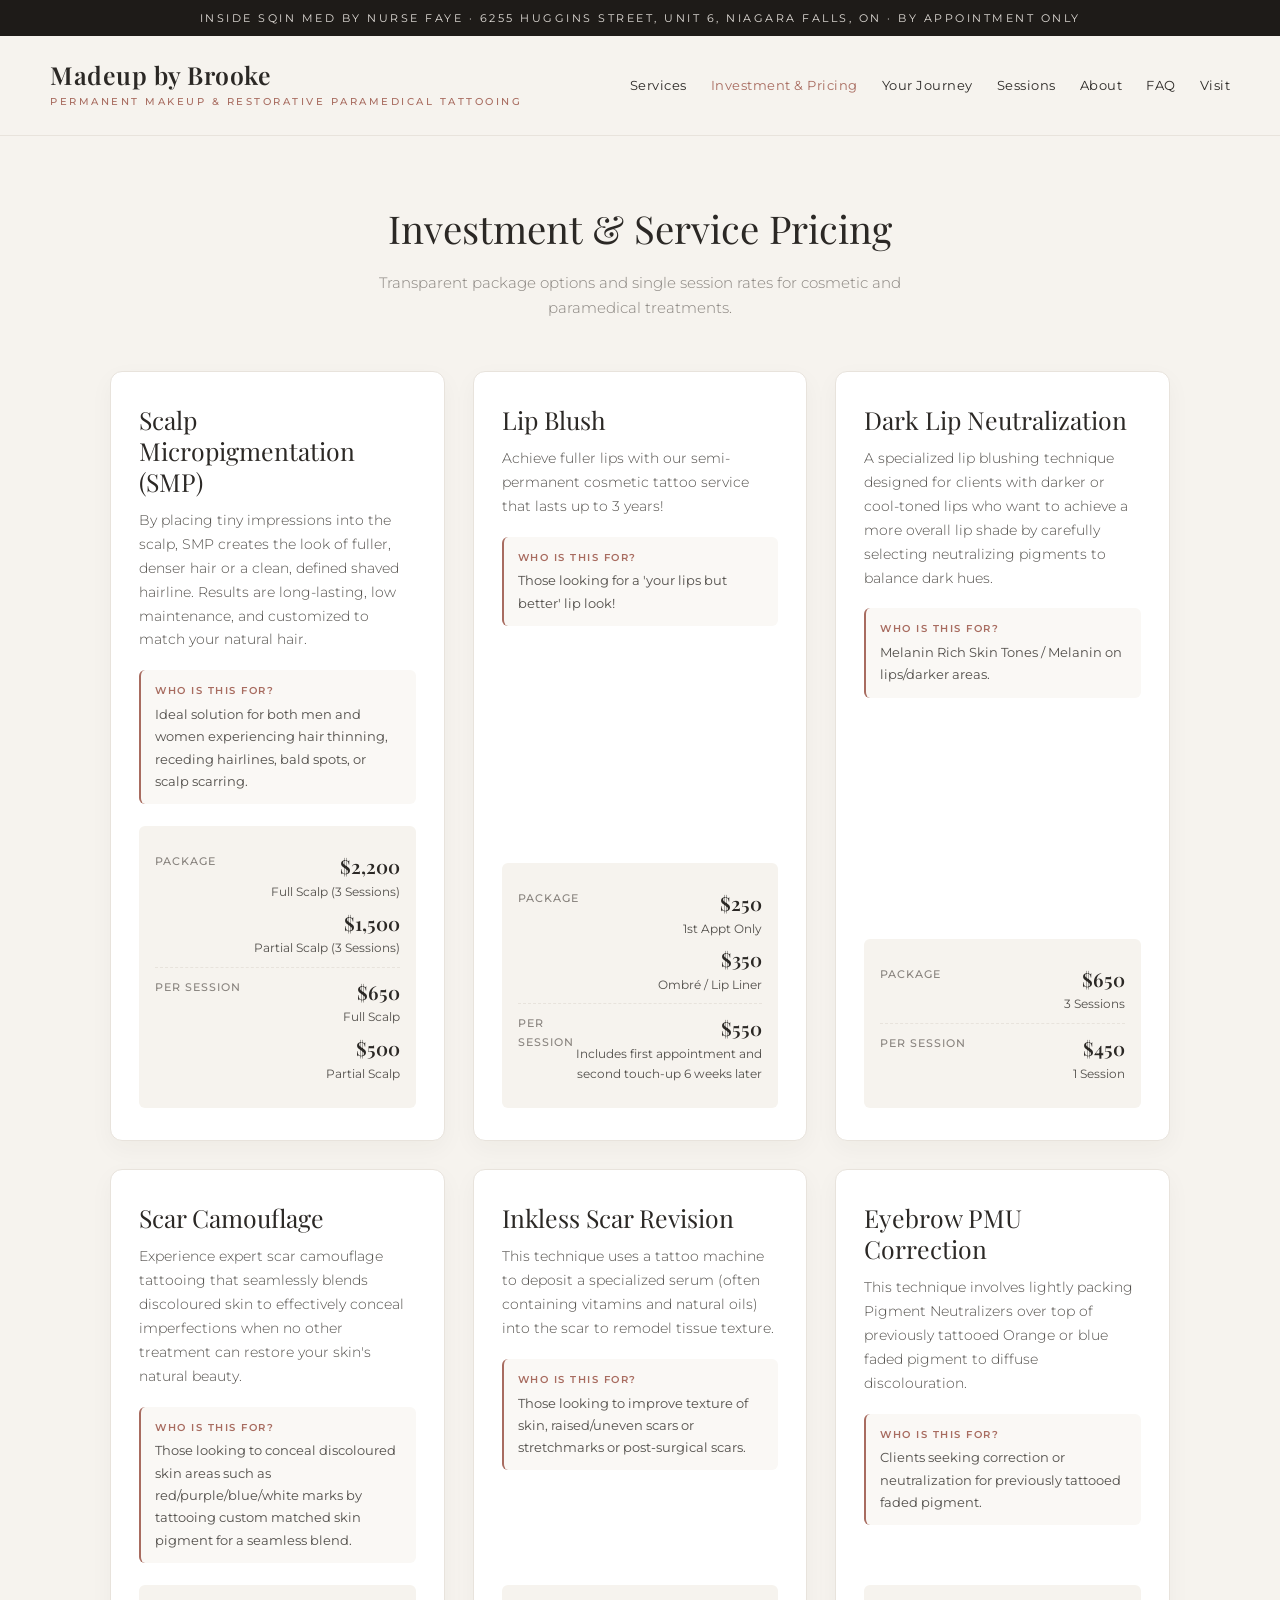
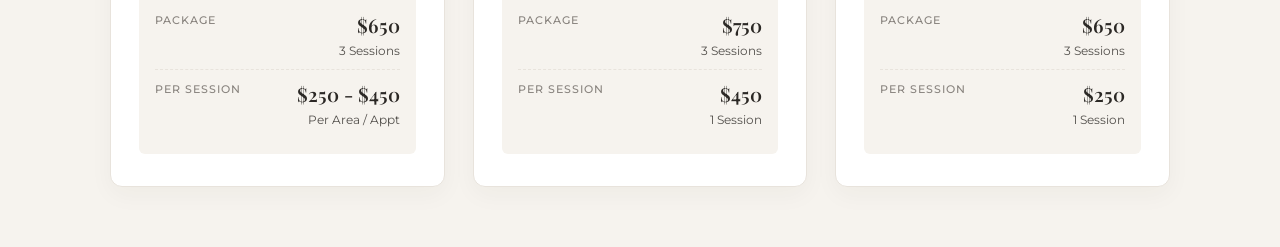
<file: pricing.html>
<!DOCTYPE html>
<html lang="en">
<head>
    <meta charset="UTF-8">
    <meta name="viewport" content="width=device-width, initial-scale=1.0">
    <title>Investment & Pricing — Madeup by Brooke</title>
    
    <!-- Google Fonts matching the brand aesthetic -->
    <link rel="preconnect" href="https://fonts.googleapis.com">
    <link rel="preconnect" href="https://fonts.gstatic.com" crossorigin>
    <link href="https://fonts.googleapis.com/css2?family=Playfair+Display:ital,wght@0,400;0,600;1,400&family=Montserrat:wght@300;400;500&display=swap" rel="stylesheet">

    <style>
        :root {
            --bg-topbar: #1e1b18;
            --topbar-text: #e2ded9;
            --bg-main: #f6f3ee;
            --card-bg: #ffffff;
            --text-brand: #2b2825;
            --subheading-color: #a86c60; /* Soft warm rose/coral */
            --text-body: #524f4b;
            --text-muted: #88837e;
            --border-light: #e8e3dc;
            --accent-soft: #faf8f5;
            --font-title: 'Playfair Display', Georgia, serif;
            --font-sans: 'Montserrat', -apple-system, sans-serif;
            --radius-lg: 12px;
            --radius-sm: 6px;
            --shadow: 0 8px 24px rgba(43, 40, 37, 0.04);
        }

        * {
            box-sizing: border-box;
            margin: 0;
            padding: 0;
        }

        body {
            background-color: var(--bg-main);
            color: var(--text-body);
            font-family: var(--font-sans);
            font-size: 14px;
            line-height: 1.7;
            -webkit-font-smoothing: antialiased;
        }

        /* Top Notification Bar */
        .top-bar {
            background-color: var(--bg-topbar);
            color: var(--topbar-text);
            text-align: center;
            font-size: 0.68rem;
            letter-spacing: 2.5px;
            text-transform: uppercase;
            padding: 9px 15px;
            font-weight: 400;
        }

        /* Navigation Header Block */
        header.nav-header {
            display: flex;
            justify-content: space-between;
            align-items: center;
            padding: 25px 50px;
            background-color: var(--bg-main);
            border-bottom: 1px solid var(--border-light);
        }

        .brand-logo {
            text-decoration: none;
        }

        .brand-title {
            font-family: var(--font-title);
            font-size: 1.55rem;
            font-weight: 600;
            color: var(--text-brand);
            letter-spacing: 0.5px;
            line-height: 1.1;
        }

        .brand-subtitle {
            font-size: 0.62rem;
            letter-spacing: 2.5px;
            text-transform: uppercase;
            color: var(--subheading-color);
            margin-top: 4px;
            font-weight: 500;
        }

        /* Nav Links */
        .nav-links {
            display: flex;
            gap: 24px;
            list-style: none;
        }

        .nav-links a {
            text-decoration: none;
            color: var(--text-brand);
            font-size: 0.82rem;
            font-weight: 400;
            letter-spacing: 0.5px;
            transition: color 0.2s ease;
        }

        .nav-links a:hover,
        .nav-links a.active {
            color: var(--subheading-color);
        }

        /* Page Content Container */
        .container {
            max-width: 1100px;
            margin: 0 auto;
            padding: 60px 20px;
        }

        .page-intro {
            text-align: center;
            margin-bottom: 50px;
        }

        .page-intro h1 {
            font-family: var(--font-title);
            font-size: 2.4rem;
            font-weight: 400;
            color: var(--text-brand);
            margin-bottom: 10px;
        }

        .page-intro p {
            color: var(--text-muted);
            font-size: 0.92rem;
            font-weight: 300;
            max-width: 550px;
            margin: 0 auto;
        }

        /* Pricing Grid */
        .pricing-grid {
            display: grid;
            grid-template-columns: repeat(auto-fit, minmax(320px, 1fr));
            gap: 28px;
        }

        /* Service Cards */
        .service-card {
            background-color: var(--card-bg);
            border: 1px solid var(--border-light);
            border-radius: var(--radius-lg);
            padding: 32px 28px;
            display: flex;
            flex-direction: column;
            justify-content: space-between;
            box-shadow: var(--shadow);
            transition: transform 0.25s ease, box-shadow 0.25s ease;
        }

        .service-card:hover {
            transform: translateY(-3px);
            box-shadow: 0 12px 30px rgba(43, 40, 37, 0.07);
        }

        .service-title {
            font-family: var(--font-title);
            font-size: 1.55rem;
            font-weight: 400;
            color: var(--text-brand);
            margin-bottom: 12px;
            line-height: 1.25;
        }

        .service-description {
            color: var(--text-body);
            font-size: 0.88rem;
            font-weight: 300;
            margin-bottom: 18px;
        }

        .target-audience {
            background-color: var(--accent-soft);
            border-radius: var(--radius-sm);
            padding: 12px 14px;
            font-size: 0.82rem;
            color: var(--text-body);
            margin-bottom: 22px;
            border-left: 2px solid var(--subheading-color);
        }

        .target-audience strong {
            display: block;
            font-size: 0.65rem;
            letter-spacing: 1.5px;
            text-transform: uppercase;
            color: var(--subheading-color);
            margin-bottom: 3px;
            font-weight: 600;
        }

        /* Pricing Box */
        .pricing-box {
            background-color: var(--bg-main);
            border-radius: var(--radius-sm);
            padding: 16px;
        }

        .price-row {
            display: flex;
            justify-content: space-between;
            align-items: flex-start;
            padding: 8px 0;
        }

        .price-row:not(:last-child) {
            border-bottom: 1px dashed var(--border-light);
        }

        .price-label {
            font-size: 0.7rem;
            font-weight: 500;
            letter-spacing: 1px;
            text-transform: uppercase;
            color: var(--text-muted);
            padding-top: 2px;
        }

        .price-value {
            text-align: right;
            font-family: var(--font-title);
            font-size: 1.2rem;
            font-weight: 600;
            color: var(--text-brand);
        }

        .price-value span {
            display: block;
            font-family: var(--font-sans);
            font-size: 0.72rem;
            font-weight: 400;
            color: var(--text-body);
        }

        @media (max-width: 850px) {
            header.nav-header {
                flex-direction: column;
                gap: 15px;
                padding: 20px;
                text-align: center;
            }
            .nav-links {
                flex-wrap: wrap;
                justify-content: center;
                gap: 15px;
            }
        }
    </style>
</head>
<body>

    <!-- Top Announcement Bar -->
    <div class="top-bar">
        Inside Sqin Med by Nurse Faye · 6255 Huggins Street, Unit 6, Niagara Falls, ON · By Appointment Only
    </div>

    <!-- Navigation Header -->
    <header class="nav-header">
        <a href="index.html" class="brand-logo">
            <div class="brand-title">Madeup by Brooke</div>
            <div class="brand-subtitle">Permanent Makeup & Restorative Paramedical Tattooing</div>
        </a>
        <ul class="nav-links">
            <li><a href="index.html#services">Services</a></li>
            <li><a href="pricing.html" class="active">Investment & Pricing</a></li>
            <li><a href="index.html#journey">Your Journey</a></li>
            <li><a href="index.html#sessions">Sessions</a></li>
            <li><a href="index.html#about">About</a></li>
            <li><a href="index.html#faq">FAQ</a></li>
            <li><a href="index.html#visit">Visit</a></li>
        </ul>
    </header>

    <!-- Content Area -->
    <div class="container">
        <div class="page-intro">
            <h1>Investment & Service Pricing</h1>
            <p>Transparent package options and single session rates for cosmetic and paramedical treatments.</p>
        </div>

        <div class="pricing-grid">

            <!-- SMP -->
            <div class="service-card">
                <div>
                    <h2 class="service-title">Scalp Micropigmentation (SMP)</h2>
                    <p class="service-description">
                        By placing tiny impressions into the scalp, SMP creates the look of fuller, denser hair or a clean, defined shaved hairline. Results are long-lasting, low maintenance, and customized to match your natural hair.
                    </p>
                    <div class="target-audience">
                        <strong>Who is this for?</strong>
                        Ideal solution for both men and women experiencing hair thinning, receding hairlines, bald spots, or scalp scarring.
                    </div>
                </div>
                <div class="pricing-box">
                    <div class="price-row">
                        <span class="price-label">Package</span>
                        <div class="price-value">
                            $2,200 <span>Full Scalp (3 Sessions)</span>
                            <div style="margin-top: 4px;"></div>
                            $1,500 <span>Partial Scalp (3 Sessions)</span>
                        </div>
                    </div>
                    <div class="price-row">
                        <span class="price-label">Per Session</span>
                        <div class="price-value">
                            $650 <span>Full Scalp</span>
                            <div style="margin-top: 4px;"></div>
                            $500 <span>Partial Scalp</span>
                        </div>
                    </div>
                </div>
            </div>

            <!-- Lip Blush -->
            <div class="service-card">
                <div>
                    <h2 class="service-title">Lip Blush</h2>
                    <p class="service-description">
                        Achieve fuller lips with our semi-permanent cosmetic tattoo service that lasts up to 3 years!
                    </p>
                    <div class="target-audience">
                        <strong>Who is this for?</strong>
                        Those looking for a 'your lips but better' lip look!
                    </div>
                </div>
                <div class="pricing-box">
                    <div class="price-row">
                        <span class="price-label">Package</span>
                        <div class="price-value">
                            $250 <span>1st Appt Only</span>
                            <div style="margin-top: 4px;"></div>
                            $350 <span>Ombré / Lip Liner</span>
                        </div>
                    </div>
                    <div class="price-row">
                        <span class="price-label">Per Session</span>
                        <div class="price-value">
                            $550 <span>Includes first appointment and second touch-up 6 weeks later</span>
                        </div>
                    </div>
                </div>
            </div>

            <!-- Dark Lip Neutralization -->
            <div class="service-card">
                <div>
                    <h2 class="service-title">Dark Lip Neutralization</h2>
                    <p class="service-description">
                        A specialized lip blushing technique designed for clients with darker or cool-toned lips who want to achieve a more overall lip shade by carefully selecting neutralizing pigments to balance dark hues.
                    </p>
                    <div class="target-audience">
                        <strong>Who is this for?</strong>
                        Melanin Rich Skin Tones / Melanin on lips/darker areas.
                    </div>
                </div>
                <div class="pricing-box">
                    <div class="price-row">
                        <span class="price-label">Package</span>
                        <div class="price-value">
                            $650 <span>3 Sessions</span>
                        </div>
                    </div>
                    <div class="price-row">
                        <span class="price-label">Per Session</span>
                        <div class="price-value">
                            $450 <span>1 Session</span>
                        </div>
                    </div>
                </div>
            </div>

            <!-- Scar Camouflage -->
            <div class="service-card">
                <div>
                    <h2 class="service-title">Scar Camouflage</h2>
                    <p class="service-description">
                        Experience expert scar camouflage tattooing that seamlessly blends discoloured skin to effectively conceal imperfections when no other treatment can restore your skin's natural beauty.
                    </p>
                    <div class="target-audience">
                        <strong>Who is this for?</strong>
                        Those looking to conceal discoloured skin areas such as red/purple/blue/white marks by tattooing custom matched skin pigment for a seamless blend.
                    </div>
                </div>
                <div class="pricing-box">
                    <div class="price-row">
                        <span class="price-label">Package</span>
                        <div class="price-value">
                            $650 <span>3 Sessions</span>
                        </div>
                    </div>
                    <div class="price-row">
                        <span class="price-label">Per Session</span>
                        <div class="price-value">
                            $250 - $450 <span>Per Area / Appt</span>
                        </div>
                    </div>
                </div>
            </div>

            <!-- Inkless Scar Revision -->
            <div class="service-card">
                <div>
                    <h2 class="service-title">Inkless Scar Revision</h2>
                    <p class="service-description">
                        This technique uses a tattoo machine to deposit a specialized serum (often containing vitamins and natural oils) into the scar to remodel tissue texture.
                    </p>
                    <div class="target-audience">
                        <strong>Who is this for?</strong>
                        Those looking to improve texture of skin, raised/uneven scars or stretchmarks or post-surgical scars.
                    </div>
                </div>
                <div class="pricing-box">
                    <div class="price-row">
                        <span class="price-label">Package</span>
                        <div class="price-value">
                            $750 <span>3 Sessions</span>
                        </div>
                    </div>
                    <div class="price-row">
                        <span class="price-label">Per Session</span>
                        <div class="price-value">
                            $450 <span>1 Session</span>
                        </div>
                    </div>
                </div>
            </div>

            <!-- Eyebrow PMU Correction -->
            <div class="service-card">
                <div>
                    <h2 class="service-title">Eyebrow PMU Correction</h2>
                    <p class="service-description">
                        This technique involves lightly packing Pigment Neutralizers over top of previously tattooed Orange or blue faded pigment to diffuse discolouration.
                    </p>
                    <div class="target-audience">
                        <strong>Who is this for?</strong>
                        Clients seeking correction or neutralization for previously tattooed faded pigment.
                    </div>
                </div>
                <div class="pricing-box">
                    <div class="price-row">
                        <span class="price-label">Package</span>
                        <div class="price-value">
                            $650 <span>3 Sessions</span>
                        </div>
                    </div>
                    <div class="price-row">
                        <span class="price-label">Per Session</span>
                        <div class="price-value">
                            $250 <span>1 Session</span>
                        </div>
                    </div>
                </div>
            </div>

        </div>
    </div>

</body>
</html>
</file>
<file: style.css>
/* =========================================================
   MADEUP BY BROOKE — La PMUA Niagara
   Paramedical & Permanent Makeup Tattooing
   ========================================================= */

@import url('https://fonts.googleapis.com/css2?family=Fraunces:ital,opsz,wght@0,9..144,300;0,9..144,400;0,9..144,500;0,9..144,600;1,9..144,400;1,9..144,500&family=IBM+Plex+Sans:wght@300;400;500;600&family=IBM+Plex+Mono:wght@400;500&display=swap');

:root{
  --paper: #F2EDE3;
  --paper-deep: #EAE2D3;
  --card: #FBF8F2;
  --ink: #251D18;
  --ink-soft: #55483F;
  --pigment: #7C2A32;
  --pigment-deep: #5E1E25;
  --clay: #B9835A;
  --clay-soft: #E7CBAE;
  --sage: #6E7860;
  --line: #DCD0BC;
  --shadow: 0 18px 40px -22px rgba(37, 29, 24, 0.35);
  --radius: 2px;
  --maxw: 1180px;
}

*{ box-sizing: border-box; }
html{ scroll-behavior: smooth; }

body{
  margin:0;
  background: var(--paper);
  color: var(--ink);
  font-family: 'IBM Plex Sans', sans-serif;
  font-weight: 400;
  line-height: 1.6;
  -webkit-font-smoothing: antialiased;
}

img{ max-width:100%; display:block; }

.wrap{ max-width: var(--maxw); margin: 0 auto; padding: 0 32px; }

h1,h2,h3,h4{
  font-family: 'Fraunces', serif;
  font-weight: 500;
  color: var(--ink);
  margin: 0 0 .4em;
  letter-spacing: -0.01em;
}

a{ color: inherit; text-decoration: none; }

.eyebrow{
  font-family: 'IBM Plex Mono', monospace;
  font-size: 12px;
  letter-spacing: .18em;
  text-transform: uppercase;
  color: var(--pigment);
  display:flex;
  align-items:center;
  gap: 10px;
  margin-bottom: 16px;
}
.eyebrow::before{
  content:"";
  width: 9px; height: 9px;
  border-radius: 50%;
  background: var(--pigment);
  display:inline-block;
  box-shadow: 0 0 0 3px rgba(124,42,50,0.15);
}

.swatch{
  width: 10px; height: 10px;
  border-radius: 50%;
  display:inline-block;
  flex-shrink:0;
}

/* ---------- reveal on scroll ---------- */
.reveal{ opacity:0; transform: translateY(18px); transition: opacity .7s ease, transform .7s ease; }
.reveal.in{ opacity:1; transform:none; }

/* ---------- top notice ---------- */
.topline{
  background: var(--ink);
  color: var(--paper);
  text-align:center;
  font-family:'IBM Plex Mono',monospace;
  font-size: 11.5px;
  letter-spacing: .12em;
  text-transform: uppercase;
  padding: 9px 12px;
}

/* ---------- nav ---------- */
header.site{
  position: sticky; top:0; z-index: 60;
  background: rgba(242,237,227,0.92);
  backdrop-filter: blur(10px);
  border-bottom: 1px solid var(--line);
  transition: box-shadow .3s ease;
}
header.site.scrolled{ box-shadow: 0 6px 24px -14px rgba(37,29,24,.3); }

nav.wrap{
  display:flex; align-items:center; justify-content:space-between;
  padding-top: 18px; padding-bottom: 18px;
}
.brand{
  display:flex; flex-direction:column; line-height: 1.1;
}
.brand .name{
  font-family:'Fraunces', serif;
  font-weight: 500;
  font-size: 21px;
  letter-spacing: -0.01em;
}
.brand .sub{
  font-family:'IBM Plex Mono', monospace;
  font-size: 10px;
  letter-spacing: .16em;
  text-transform: uppercase;
  color: var(--pigment);
  margin-top: 3px;
}
.navlinks{
  display:flex; align-items:center; gap: 34px;
  font-size: 14.5px;
}
.navlinks a{
  position:relative; padding: 4px 0;
  color: var(--ink-soft);
}
.navlinks a:hover{ color: var(--pigment); }
.navlinks a::after{
  content:""; position:absolute; left:0; right:100%; bottom:-2px; height:1px;
  background: var(--pigment); transition: right .25s ease;
}
.navlinks a:hover::after{ right:0; }

.btn{
  display:inline-flex; align-items:center; gap:8px;
  font-family:'IBM Plex Mono', monospace;
  font-size: 12px; letter-spacing: .1em; text-transform: uppercase;
  padding: 13px 24px;
  border: 1px solid var(--ink);
  background: var(--ink);
  color: var(--paper);
  cursor:pointer;
  transition: background .25s ease, color .25s ease, border-color .25s ease, transform .2s ease;
}
.btn:hover{ background: var(--pigment); border-color: var(--pigment); transform: translateY(-1px); }
.btn.ghost{ background: transparent; color: var(--ink); }
.btn.ghost:hover{ background: var(--ink); color: var(--paper); }
.btn.on-dark{ border-color: var(--paper); color: var(--paper); background: transparent; }
.btn.on-dark:hover{ background: var(--paper); color: var(--ink); }

.navbtn{ display:inline-flex; }
.menu-toggle{ display:none; }
.mobile-menu{ display:none; }

/* ---------- hero ---------- */
.hero{
  position:relative;
  padding-top: 74px;
  overflow:hidden;
}
.hero .wrap{
  display:grid;
  grid-template-columns: 1.05fr .95fr;
  gap: 56px;
  align-items:center;
  padding-bottom: 74px;
}
.hero-copy .eyebrow{ margin-bottom: 22px; }
.hero-copy h1{
  font-size: clamp(38px, 4.6vw, 64px);
  line-height: 1.03;
  margin-bottom: 26px;
}
.hero-copy h1 em{
  font-style: italic;
  color: var(--pigment);
  font-weight: 400;
}
.hero-copy p.lede{
  font-size: 17.5px;
  color: var(--ink-soft);
  max-width: 46ch;
  margin-bottom: 34px;
}
.hero-cta{ display:flex; align-items:center; gap: 22px; flex-wrap:wrap; }
.hero-cta .note{ font-size: 12.5px; color: var(--ink-soft); font-family:'IBM Plex Mono',monospace; letter-spacing:.02em; }

.hero-figure{ position:relative; }
.hero-figure .frame{
  position:relative;
  border-radius: var(--radius);
  overflow:hidden;
  box-shadow: var(--shadow);
  aspect-ratio: 4/5;
}
.hero-figure .frame img{ width:100%; height:100%; object-fit:cover; }
.hero-figure .frame::after{
  content:"";
  position:absolute; inset:0;
  background: linear-gradient(180deg, rgba(124,42,50,0) 45%, rgba(37,20,20,.55) 100%);
}
.hero-caption{
  position:absolute; left:24px; right:24px; bottom:20px;
  color: #F6EFE6;
  font-family:'IBM Plex Mono',monospace;
  font-size: 11.5px; letter-spacing:.08em; text-transform:uppercase;
  z-index:2;
}
.hero-badge{
  position:absolute; top: -18px; right: -18px;
  background: var(--card);
  border: 1px solid var(--line);
  box-shadow: var(--shadow);
  padding: 16px 20px;
  text-align:center;
  z-index: 3;
}
.hero-badge .n{ font-family:'Fraunces',serif; font-size: 28px; color: var(--pigment); }
.hero-badge .t{ font-family:'IBM Plex Mono',monospace; font-size: 9.5px; letter-spacing:.1em; text-transform:uppercase; color: var(--ink-soft); }

.pigment-row{
  display:flex; align-items:center; gap: 10px;
  margin-top: 40px;
}
.pigment-row .swatch{ width: 22px; height: 22px; border: 2px solid var(--paper); box-shadow: 0 0 0 1px var(--line); margin-left:-10px; }
.pigment-row .swatch:first-child{ margin-left:0; }
.pigment-row .lbl{ margin-left: 12px; font-family:'IBM Plex Mono',monospace; font-size: 11.5px; letter-spacing:.06em; color: var(--ink-soft); }

/* ---------- intro strip ---------- */
.intro{
  background: var(--paper-deep);
  border-top: 1px solid var(--line);
  border-bottom: 1px solid var(--line);
  padding: 46px 0;
}
.intro .wrap{
  display:grid; grid-template-columns: repeat(4,1fr); gap: 30px;
}
.intro .item{ border-left: 1px solid var(--line); padding-left: 20px; }
.intro .item:first-child{ border-left:none; padding-left:0; }
.intro .item .k{ font-family:'Fraunces',serif; font-size: 22px; margin-bottom:4px; }
.intro .item .d{ font-size: 13.5px; color: var(--ink-soft); }

/* ---------- section shell ---------- */
section{ padding: 108px 0; }
.section-head{
  max-width: 640px;
  margin-bottom: 60px;
}
.section-head h2{ font-size: clamp(30px,3.4vw,44px); line-height:1.08; }
.section-head p{ color: var(--ink-soft); font-size: 16px; max-width: 56ch; }
.section-head.center{ margin-left:auto; margin-right:auto; text-align:center; }

/* ---------- services ---------- */
.services{ background: var(--paper); }
.svc-grid{
  display:grid;
  grid-template-columns: repeat(3, 1fr);
  gap: 2px;
  background: var(--line);
  border: 1px solid var(--line);
}
.svc-card{
  background: var(--card);
  padding: 30px;
  display:flex; flex-direction:column;
  min-height: 480px;
}
.svc-card .thumb{
  aspect-ratio: 5/4;
  overflow:hidden;
  margin: -30px -30px 22px;
  position:relative;
}
.svc-card .thumb img{ width:100%; height:100%; object-fit:cover; transition: transform .6s cubic-bezier(.2,.7,.2,1); }
.svc-card:hover .thumb img{ transform: scale(1.05); }
.svc-card .thumb.icononly{
  display:flex; align-items:center; justify-content:center;
  background: linear-gradient(135deg, var(--clay-soft), var(--paper-deep));
}
.svc-card .thumb.icononly svg{ width: 54px; height:54px; stroke: var(--pigment); }
.svc-num{ font-family:'IBM Plex Mono',monospace; font-size:11px; color: var(--clay); letter-spacing:.1em; margin-bottom:10px; }
.svc-card h3{ font-size: 22px; margin-bottom: 10px; }
.svc-card p.desc{ font-size: 14.5px; color: var(--ink-soft); margin-bottom: 18px; flex-grow: 1; }
.svc-card .who{
  border-top: 1px solid var(--line);
  padding-top: 16px;
  font-size: 13px;
  color: var(--ink-soft);
}
.svc-card .who .lbl{
  font-family:'IBM Plex Mono',monospace; font-size: 10.5px; letter-spacing:.12em; text-transform:uppercase;
  color: var(--ink); display:block; margin-bottom: 8px;
}
.svc-card .who ul{ margin:0; padding-left: 16px; }
.svc-card .who li{ margin-bottom: 4px; }
.svc-card .tags{ display:flex; flex-wrap:wrap; gap:6px; margin-top:14px; }
.svc-card .tag{
  font-family:'IBM Plex Mono',monospace; font-size: 10px; letter-spacing:.05em;
  border: 1px solid var(--line); padding: 4px 9px; color: var(--ink-soft);
}

/* focus chips row */
.focusrow{
  margin-top: 54px;
  padding-top: 40px;
  border-top: 1px solid var(--line);
  display:flex; align-items:center; gap: 18px; flex-wrap:wrap;
}
.focusrow .lbl{ font-family:'IBM Plex Mono',monospace; font-size:11px; letter-spacing:.12em; text-transform:uppercase; color:var(--ink-soft); }
.chip{
  border:1px solid var(--line); background: var(--card);
  padding: 9px 16px; font-size: 13.5px; display:inline-flex; align-items:center; gap:8px;
}

/* ---------- journey (numbered — real sequence) ---------- */
.journey{ background: var(--ink); color: var(--paper); }
.journey .section-head h2{ color: var(--paper); }
.journey .section-head p{ color: #C9BCAE; }
.journey .eyebrow{ color: var(--clay); }
.journey .eyebrow::before{ background: var(--clay); box-shadow: 0 0 0 3px rgba(185,131,90,.2); }

.jsteps{ display:flex; flex-direction:column; }
.jstep{
  display:grid; grid-template-columns: 90px 1fr;
  gap: 30px;
  padding: 34px 0;
  border-top: 1px solid rgba(242,237,227,.14);
}
.jstep:last-child{ border-bottom: 1px solid rgba(242,237,227,.14); }
.jstep .idx{ font-family:'Fraunces',serif; font-style:italic; font-size: 34px; color: var(--clay); }
.jstep h4{ color: var(--paper); font-size: 20px; margin-bottom:8px; }
.jstep p{ color: #C9BCAE; font-size: 15px; max-width: 62ch; margin:0; }

/* ---------- sessions data ---------- */
.sessions{ background: var(--paper-deep); }
.sess-grid{
  display:grid; grid-template-columns: repeat(3,1fr); gap: 1px;
  background: var(--line); border:1px solid var(--line);
}
.sess-card{ background: var(--card); padding: 26px 26px 24px; }
.sess-card .top{ display:flex; justify-content:space-between; align-items:baseline; margin-bottom: 12px;}
.sess-card h4{ font-size: 17.5px; margin:0; }
.sess-card .count{ font-family:'IBM Plex Mono',monospace; color: var(--pigment); font-size: 13px; white-space:nowrap; margin-left: 10px;}
.sess-card p{ font-size: 13.5px; color: var(--ink-soft); margin:0; }

/* ---------- about ---------- */
.about{ background: var(--paper); }
.about .wrap{ display:grid; grid-template-columns: .8fr 1.2fr; gap: 66px; align-items:center; }
.about-figure{ position:relative; }
.about-figure img{ width:100%; aspect-ratio: 4/4.6; object-fit:cover; box-shadow: var(--shadow); }
.about-figure .ring{
  position:absolute; bottom:-26px; left:-26px;
  width:120px;height:120px; border-radius:50%;
  border: 1px solid var(--clay);
  display:flex; align-items:center; justify-content:center;
  background: var(--paper);
}
.about-figure .ring span{
  font-family:'IBM Plex Mono',monospace; font-size:9.5px; letter-spacing:.1em; text-transform:uppercase; text-align:center; color: var(--ink-soft);
}
.about-copy h2{ font-size: clamp(28px,3vw,40px); margin-bottom: 22px; }
.about-copy p{ color: var(--ink-soft); font-size: 15.5px; margin-bottom: 18px; }
.credlist{ display:flex; flex-wrap:wrap; gap: 12px 28px; margin-top: 30px; padding-top: 26px; border-top: 1px solid var(--line); }
.credlist div{ font-size: 13px; color: var(--ink-soft); display:flex; gap:8px; align-items:center; }

/* ---------- location / visit ---------- */
.visit{ background: var(--pigment); color: var(--paper); }
.visit .wrap{ display:grid; grid-template-columns: 1.1fr .9fr; gap: 60px; }
.visit .eyebrow{ color: var(--clay-soft); }
.visit .eyebrow::before{ background: var(--clay-soft); box-shadow:0 0 0 3px rgba(231,203,174,.2); }
.visit h2{ color: var(--paper); font-size: clamp(28px,3.2vw,40px); margin-bottom: 20px; }
.visit p{ color: #EFD9D3; font-size: 15.5px; max-width: 52ch; margin-bottom: 26px; }
.addr-card{
  background: rgba(251,248,242,.06);
  border: 1px solid rgba(251,248,242,.25);
  padding: 30px;
}
.addr-card .l{ font-family:'IBM Plex Mono',monospace; font-size: 10.5px; letter-spacing:.14em; text-transform:uppercase; color: var(--clay-soft); margin-bottom: 8px; display:block; }
.addr-card p{ color: var(--paper); font-size: 16px; margin: 0 0 22px; }
.addr-card .hrs{ display:flex; justify-content:space-between; padding: 9px 0; border-top: 1px solid rgba(251,248,242,.16); font-size: 13.5px; color:#EFD9D3; }
.addr-card .hrs:first-of-type{ border-top: none; }

/* ---------- faq ---------- */
.faq{ background: var(--paper); }
.faq-list{ border-top: 1px solid var(--line); max-width: 820px; }
.faq-item{ border-bottom: 1px solid var(--line); }
.faq-item summary{
  cursor:pointer;
  list-style:none;
  padding: 26px 4px;
  display:flex; align-items:center; justify-content:space-between; gap: 20px;
  font-family:'Fraunces',serif; font-size: 19px;
}
.faq-item summary::-webkit-details-marker{ display:none; }
.faq-item summary .plus{
  font-family:'IBM Plex Mono',monospace; font-size:20px; color: var(--pigment); flex-shrink:0;
  transition: transform .25s ease;
}
.faq-item[open] summary .plus{ transform: rotate(45deg); }
.faq-item .a{ padding: 0 4px 26px; color: var(--ink-soft); font-size: 14.5px; max-width: 70ch; }

/* ---------- cta ---------- */
.cta{ background: var(--ink); color: var(--paper); text-align:center; padding: 110px 0; }
.cta .eyebrow{ justify-content:center; color: var(--clay); }
.cta .eyebrow::before{ background: var(--clay); box-shadow: 0 0 0 3px rgba(185,131,90,.2); }
.cta h2{ color: var(--paper); font-size: clamp(32px,4vw,52px); max-width: 18ch; margin: 0 auto 26px; }
.cta p{ color:#C9BCAE; max-width: 50ch; margin: 0 auto 36px; font-size: 16px; }
.cta .btnrow{ display:flex; gap: 18px; justify-content:center; flex-wrap:wrap; }

/* ---------- footer ---------- */
footer{ background: var(--paper-deep); border-top: 1px solid var(--line); padding: 60px 0 30px; }
footer .wrap{ display:grid; grid-template-columns: 1.4fr 1fr 1fr 1fr; gap: 40px; }
footer .fbrand .name{ font-family:'Fraunces',serif; font-size:22px; margin-bottom:10px; }
footer .fbrand p{ color: var(--ink-soft); font-size: 13.5px; max-width: 32ch; }
footer h5{ font-family:'IBM Plex Mono',monospace; font-size: 11px; letter-spacing:.12em; text-transform:uppercase; margin-bottom: 16px; color: var(--ink-soft); }
footer ul{ list-style:none; margin:0; padding:0; display:flex; flex-direction:column; gap: 10px; font-size: 13.5px; }
footer ul a:hover{ color: var(--pigment); }
.fbottom{
  margin-top: 50px; padding-top: 24px; border-top: 1px solid var(--line);
  display:flex; justify-content:space-between; align-items:center;
  font-family:'IBM Plex Mono',monospace; font-size: 11px; color: var(--ink-soft); letter-spacing:.03em;
}

/* ---------- responsive ---------- */
@media (max-width: 980px){
  .hero .wrap{ grid-template-columns: 1fr; }
  .hero-figure{ order:-1; max-width: 420px; margin: 0 auto; }
  .intro .wrap{ grid-template-columns: repeat(2,1fr); row-gap: 26px; }
  .intro .item{ border-left:none; padding-left:0; }
  .svc-grid{ grid-template-columns: repeat(2,1fr); }
  .sess-grid{ grid-template-columns: repeat(2,1fr); }
  .about .wrap{ grid-template-columns:1fr; }
  .about-figure{ max-width: 360px; margin: 0 auto 30px; }
  .visit .wrap{ grid-template-columns: 1fr; }
  footer .wrap{ grid-template-columns: 1fr 1fr; row-gap: 34px; }
}

@media (max-width: 680px){
  .wrap{ padding: 0 20px; }
  .navlinks{ display:none; }
  .menu-toggle{
    display:flex; align-items:center; justify-content:center;
    width: 40px; height: 40px; border: 1px solid var(--ink);
    background:none; cursor:pointer;
  }
  .menu-toggle span{ display:block; width:16px; height:1px; background:var(--ink); position:relative; }
  .menu-toggle span::before,.menu-toggle span::after{ content:""; position:absolute; left:0; width:16px; height:1px; background:var(--ink); }
  .menu-toggle span::before{ top:-5px; }
  .menu-toggle span::after{ top:5px; }
  .mobile-menu{
    display:none; flex-direction:column; gap: 2px;
    background: var(--card); border-top: 1px solid var(--line);
  }
  .mobile-menu.open{ display:flex; }
  .mobile-menu a{ padding: 16px 20px; border-bottom:1px solid var(--line); font-size:15px; }
  header.site .navbtn{ display:none; }
  section{ padding: 72px 0; }
  .svc-grid{ grid-template-columns: 1fr; }
  .sess-grid{ grid-template-columns: 1fr; }
  .jstep{ grid-template-columns: 50px 1fr; gap: 16px; }
  .hero-badge{ right: 10px; top:-14px; padding: 12px 14px; }
  footer .wrap{ grid-template-columns: 1fr; }
  .fbottom{ flex-direction:column; gap: 10px; align-items:flex-start; }
}

@media (prefers-reduced-motion: reduce){
  html{ scroll-behavior:auto; }
  .reveal{ transition:none; opacity:1; transform:none; }
  .svc-card .thumb img{ transition:none; }
}

:focus-visible{ outline: 2px solid var(--pigment); outline-offset: 2px; }

/* =========================================================
   GALLERY / PORTFOLIO PAGE
   ========================================================= */

.gallery-hero{
  padding: 68px 0 64px;
  border-bottom: 1px solid var(--line);
}
.gallery-hero .wrap{ max-width: 860px; }
.gallery-hero h1{ font-size: clamp(36px,4.4vw,58px); line-height: 1.06; margin-bottom: 20px; }
.gallery-hero h1 em{ font-style:italic; color: var(--pigment); font-weight:400; }
.gallery-hero p.lede{ font-size: 17px; color: var(--ink-soft); max-width: 58ch; margin-bottom: 30px; }
.gallery-hero .hero-cta{ display:flex; gap:18px; flex-wrap:wrap; }

/* jump nav */
.jumpnav{
  position: sticky; top: 90px; z-index: 40;
  background: rgba(242,237,227,.94);
  backdrop-filter: blur(8px);
  border-bottom: 1px solid var(--line);
  padding: 14px 0;
  overflow-x: auto;
}
.jumpnav .wrap{ display:flex; gap: 10px; align-items:center; }
.jumpnav a{
  flex-shrink:0;
  font-family:'IBM Plex Mono',monospace;
  font-size: 11.5px; letter-spacing:.06em; text-transform:uppercase;
  padding: 9px 16px;
  border: 1px solid var(--line);
  color: var(--ink-soft);
  white-space:nowrap;
  transition: all .2s ease;
}
.jumpnav a:hover, .jumpnav a.active{
  background: var(--ink); color: var(--paper); border-color: var(--ink);
}

/* portfolio sections */
.pf-section{ padding: 90px 0; border-bottom: 1px solid var(--line); }
.pf-section:nth-of-type(even){ background: var(--paper-deep); }
.pf-head{
  display:grid; grid-template-columns: 1.1fr .9fr; gap: 50px;
  align-items:end;
  margin-bottom: 48px;
}
.pf-head .num{ font-family:'IBM Plex Mono',monospace; font-size:12px; color: var(--clay); letter-spacing:.14em; margin-bottom: 14px; }
.pf-head h2{ font-size: clamp(28px,3.2vw,42px); line-height:1.08; margin-bottom: 14px; }
.pf-head p{ color: var(--ink-soft); font-size: 15px; max-width: 52ch; }
.pf-head .who-box{
  background: var(--card); border: 1px solid var(--line); padding: 22px 24px;
}
.pf-head .who-box .lbl{ font-family:'IBM Plex Mono',monospace; font-size:10.5px; letter-spacing:.12em; text-transform:uppercase; color: var(--ink); display:block; margin-bottom:10px; }
.pf-head .who-box ul{ margin:0; padding-left:16px; font-size:13.5px; color: var(--ink-soft); }
.pf-head .who-box li{ margin-bottom:5px; }
.pf-head .who-box .sess{
  margin-top:14px; padding-top:14px; border-top:1px solid var(--line);
  font-family:'IBM Plex Mono',monospace; font-size:12px; color: var(--pigment);
}

/* masonry-ish photo grid */
.pf-grid{
  display:grid;
  grid-template-columns: repeat(4, 1fr);
  gap: 14px;
}
.pf-grid .ph{
  position:relative; overflow:hidden; cursor: zoom-in;
  background: var(--card);
}
.pf-grid .ph img{ width:100%; height:100%; object-fit:cover; transition: transform .5s cubic-bezier(.2,.7,.2,1); display:block; }
.pf-grid .ph:hover img{ transform: scale(1.06); }
.pf-grid .ph .cap{
  position:absolute; left:0; right:0; bottom:0;
  padding: 12px 14px 10px;
  background: linear-gradient(0deg, rgba(37,29,24,.82), rgba(37,29,24,0));
  color:#F6EFE6;
  font-family:'IBM Plex Mono',monospace; font-size: 10.5px; letter-spacing:.05em; text-transform:uppercase;
  opacity:0; transform: translateY(6px);
  transition: opacity .25s ease, transform .25s ease;
}
.pf-grid .ph:hover .cap{ opacity:1; transform:none; }
.pf-grid .ph.tall{ grid-row: span 2; aspect-ratio: 3/4; }
.pf-grid .ph.wide{ grid-column: span 2; aspect-ratio: 16/10; }
.pf-grid .ph.full{ grid-column: span 4; aspect-ratio: 21/8; }
.pf-grid .ph.sq{ aspect-ratio: 1/1; }

.pf-foot{
  margin-top: 40px; padding-top: 30px; border-top: 1px solid var(--line);
  display:flex; align-items:center; justify-content:space-between; gap: 24px; flex-wrap:wrap;
}
.pf-foot p{ margin:0; font-size:14px; color: var(--ink-soft); max-width: 46ch; }

/* icon-only teaser sections (no photos yet) */
.pf-teaser{
  border: 1px dashed var(--line);
  background: var(--card);
  padding: 54px;
  display:grid; grid-template-columns: 120px 1fr; gap: 36px; align-items:center;
}
.pf-teaser .icn{
  width: 96px; height:96px; border-radius:50%;
  background: linear-gradient(135deg, var(--clay-soft), var(--paper-deep));
  display:flex; align-items:center; justify-content:center;
}
.pf-teaser .icn svg{ width:44px;height:44px; stroke: var(--pigment); }
.pf-teaser h4{ font-size:19px; margin-bottom:8px; }
.pf-teaser p{ font-size:14px; color: var(--ink-soft); margin:0; max-width: 56ch; }

/* lightbox */
.lightbox{
  position: fixed; inset:0; z-index: 200;
  background: rgba(20,15,12,.94);
  display:none; align-items:center; justify-content:center;
  padding: 40px;
}
.lightbox.open{ display:flex; }
.lightbox img{ max-width: 90vw; max-height: 82vh; object-fit:contain; box-shadow: 0 30px 80px rgba(0,0,0,.5); }
.lightbox .lb-cap{
  position:absolute; left:0; right:0; bottom:28px; text-align:center;
  font-family:'IBM Plex Mono',monospace; font-size:12px; letter-spacing:.08em; text-transform:uppercase; color:#EFE6DA;
}
.lightbox .lb-close{
  position:absolute; top:28px; right:32px;
  width:44px; height:44px; border:1px solid rgba(246,239,230,.4);
  color:#F6EFE6; background:none; cursor:pointer; font-size:20px;
  display:flex; align-items:center; justify-content:center;
}
.lightbox .lb-close:hover{ background: rgba(246,239,230,.12); }

/* section CTA strip */
.pf-cta{
  background: var(--ink); color: var(--paper);
  padding: 90px 0; text-align:center;
}
.pf-cta h2{ color: var(--paper); font-size: clamp(30px,3.8vw,48px); max-width: 20ch; margin: 0 auto 22px; }
.pf-cta p{ color:#C9BCAE; max-width: 50ch; margin: 0 auto 34px; font-size:15.5px; }
.pf-cta .contactrow{ display:flex; gap:16px; justify-content:center; flex-wrap:wrap; }
.pf-cta .contactrow a.big{
  font-family:'Fraunces',serif; font-size: 20px; color: var(--clay-soft);
  border-bottom: 1px solid rgba(231,203,174,.4); padding-bottom: 4px;
}
.pf-cta .contactrow a.big:hover{ color: var(--paper); border-color: var(--paper); }

@media (max-width: 980px){
  .pf-head{ grid-template-columns: 1fr; }
  .pf-grid{ grid-template-columns: repeat(2,1fr); }
  .pf-grid .ph.full{ grid-column: span 2; aspect-ratio: 16/9; }
  .pf-teaser{ grid-template-columns:1fr; text-align:center; justify-items:center; padding: 40px 28px; }
}
@media (max-width: 680px){
  .pf-grid{ grid-template-columns: repeat(2,1fr); gap:8px; }
  .pf-grid .ph.wide{ grid-column: span 2; }
  .pf-grid .ph.full{ grid-column: span 2; aspect-ratio: 4/3; }
  .pf-section{ padding: 60px 0; }
  .jumpnav{ top: 62px; }
  .pf-cta .contactrow{ flex-direction:column; }
}
</file>
